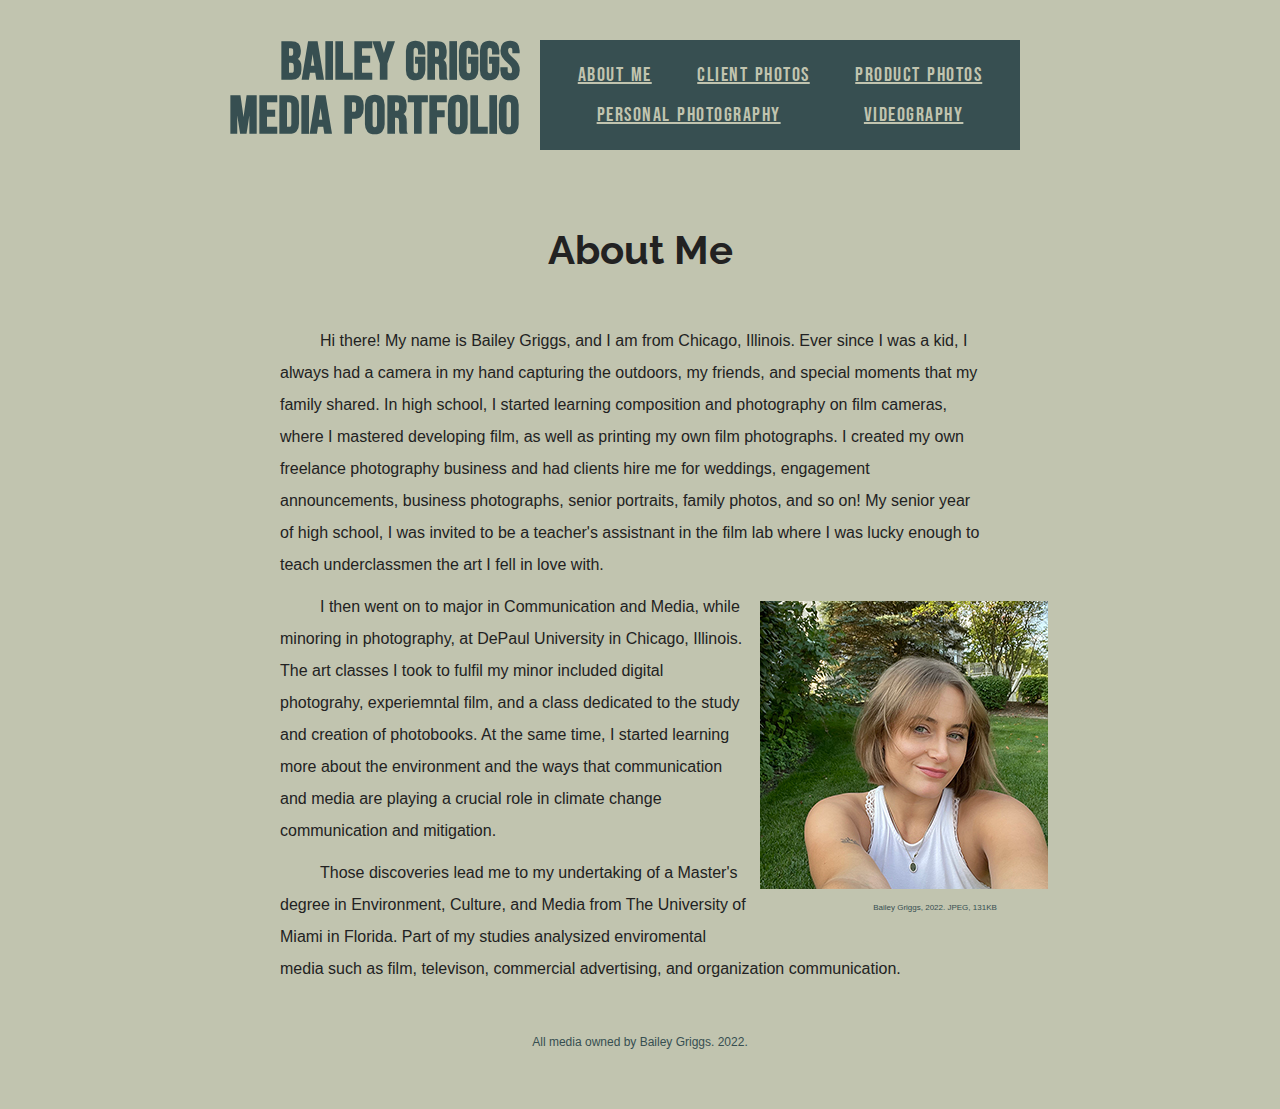
<file: index.html>
<!DOCTYPE html>
<html lang="en">

  <head>
    <title>Bailey Griggs</title>
    <meta charset="utf-8" />
    <link href="css/style.css" rel="stylesheet" />
  </head>

  <body>

  <header>
  <section id="top">
      <h1>Bailey Griggs Media Portfolio</h1>

    <nav>
      <ul id="navlist">
        <li><a href="index.html">About Me</a></li>
        <li><a href="client-photography.html">Client Photos</a></li>
        <li><a href="product-photography.html">Product Photos</a></li>
        <li><a href="personal-photography.html">Personal Photography</a></li>
        <li><a href="videography.html">Videography</a></li>
      </ul>
    </nav>
    </section>
  </header>


<main>

  <section id="introduction">
    <h2>About Me</h2>
      <p>Hi there! My name is Bailey Griggs, and I am from Chicago, Illinois. Ever since I was a kid, I always had a camera in my hand capturing the outdoors, my friends, and special moments that my family shared. In high school, I started learning composition and photography on film cameras, where I mastered developing film, as well as printing my own film photographs. I created my own freelance photography business and had clients hire me for weddings, engagement announcements, business photographs, senior portraits, family photos, and so on! My senior year of high school, I was invited to be a teacher's assistnant in the film lab where I was lucky enough to teach underclassmen the art I fell in love with.</p>

      <figure id="headshot">
          <img src="images/headshot.jpg"
          alt="Bailey Griggs headshot.">
          <figcaption>Bailey Griggs, 2022. JPEG, 131KB</figcaption>
      </figure>

      <p>I then went on to major in Communication and Media, while minoring in photography, at DePaul University in Chicago, Illinois. The art classes I took to fulfil my minor included digital photograhy, experiemntal film, and a class dedicated to the study and creation of photobooks. At the same time, I started learning more about the environment and the ways that communication and media are playing a crucial role in climate change communication and mitigation.</p>
      <p>Those discoveries lead me to my undertaking of a Master's degree in Environment, Culture, and Media from The University of Miami in Florida. Part of my studies analysized enviromental media such as film, televison, commercial advertising, and organization communication.</p>
  </section>

</main>

  <footer>
    <p>All media owned by Bailey Griggs. 2022.</p>
  </footer>

</body>

</html>
</file>
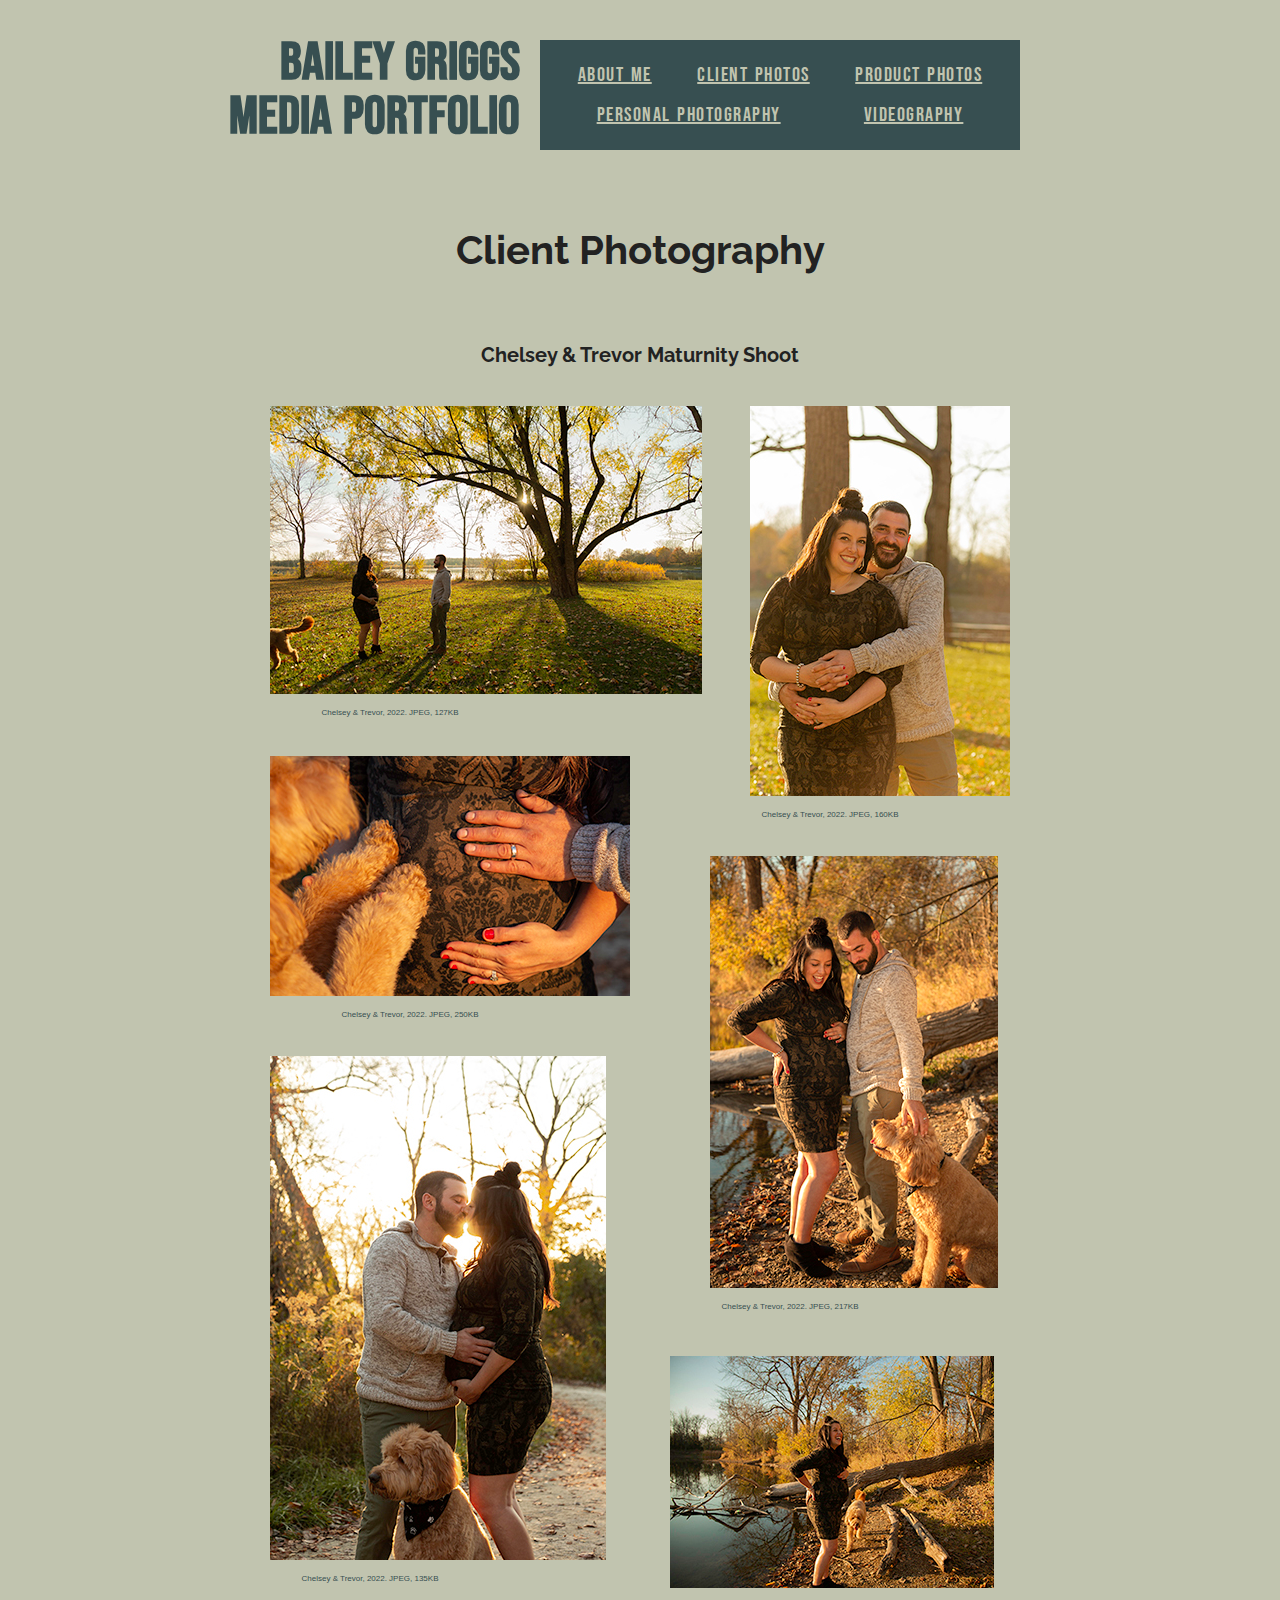
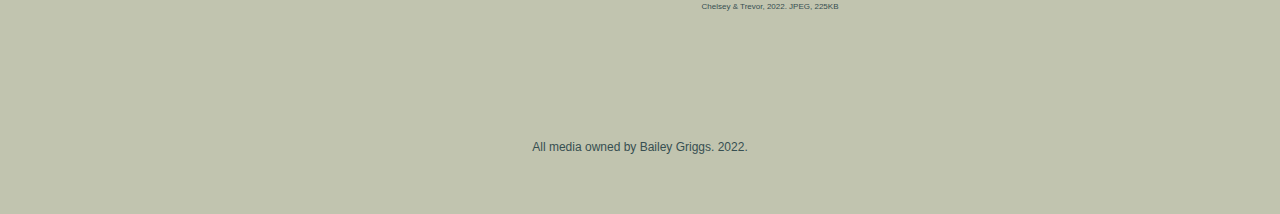
<file: client-photography.html>
<!DOCTYPE html>
<html lang="en">


  <head>
    <title>Bailey Griggs</title>
    <meta charset="utf-8" />
    <link href="css/style.css" rel="stylesheet" />
  </head>

  <body>
    <header>
    <section id="top">
        <h1>Bailey Griggs Media Portfolio</h1>

      <nav>
        <ul id="navlist">
          <li><a href="index.html">About Me</a></li>
          <li><a href="client-photography.html">Client Photos</a></li>
          <li><a href="product-photography.html">Product Photos</a></li>
          <li><a href="personal-photography.html">Personal Photography</a></li>
          <li><a href="videography.html">Videography</a></li>
        </ul>
      </nav>
      </section>
    </header>

<main>

<h2>Client Photography</h2>

  <h3>Chelsey & Trevor Maturnity Shoot</h3>

<div id="chels-gallery">

  <figure id="chels-1">
      <img src="images/client-photography/chels-1.jpg"
          alt="Hands and dog paws on pregnant stomach.">
          <figcaption>Chelsey & Trevor, 2022. JPEG, 250KB</figcaption>
      </figure>

    <figure id="chels-2">
        <img src="images/client-photography/chels-2.jpg"
            alt="People walking in landscape.">
            <figcaption>Chelsey & Trevor, 2022. JPEG, 127KB</figcaption>
    </figure>

    <figure id="chels-3">
        <img src="images/client-photography/chels-3.jpg"
            alt="Couple hugging.">
            <figcaption>Chelsey & Trevor, 2022. JPEG, 160KB</figcaption>
    </figure>

    <figure id="chels-4">
        <img src="images/client-photography/chels-4.jpg"
            alt="Woman laughing by water">
            <figcaption>Chelsey & Trevor, 2022. JPEG, 225KB</figcaption>
    </figure>

    <figure id="chels-5">
        <img src="images/client-photography/chels-5.jpg"
            alt="Couple kissing with dog seated.">
            <figcaption>Chelsey & Trevor, 2022. JPEG, 135KB</figcaption>
    </figure>

    <figure id="chels-6">
        <img src="images/client-photography/chels-6.jpg"
            alt="Couple smiling looking at dog.">
            <figcaption>Chelsey & Trevor, 2022. JPEG, 217KB</figcaption>
    </figure>

  </div>
</main>

  <footer>
    <p>All media owned by Bailey Griggs. 2022.</p>
  </footer>

</body>

</html>
</file>
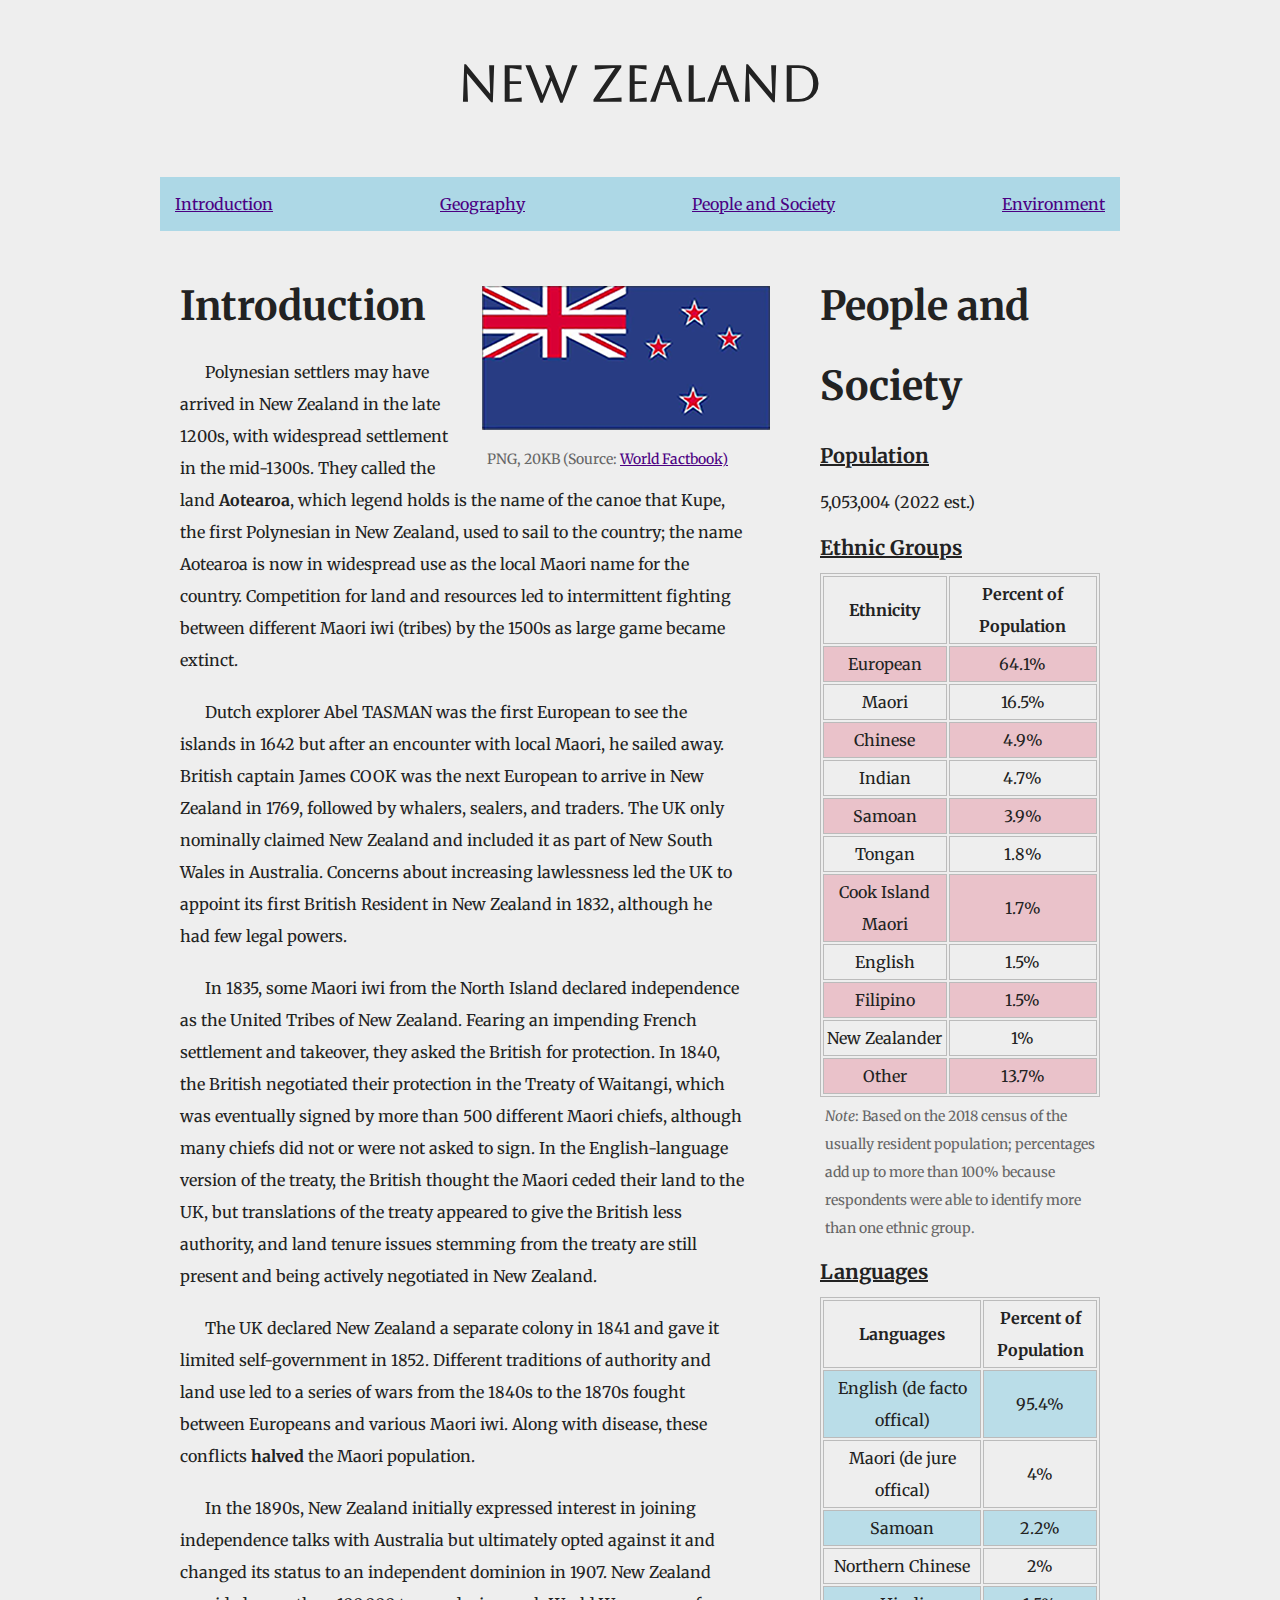
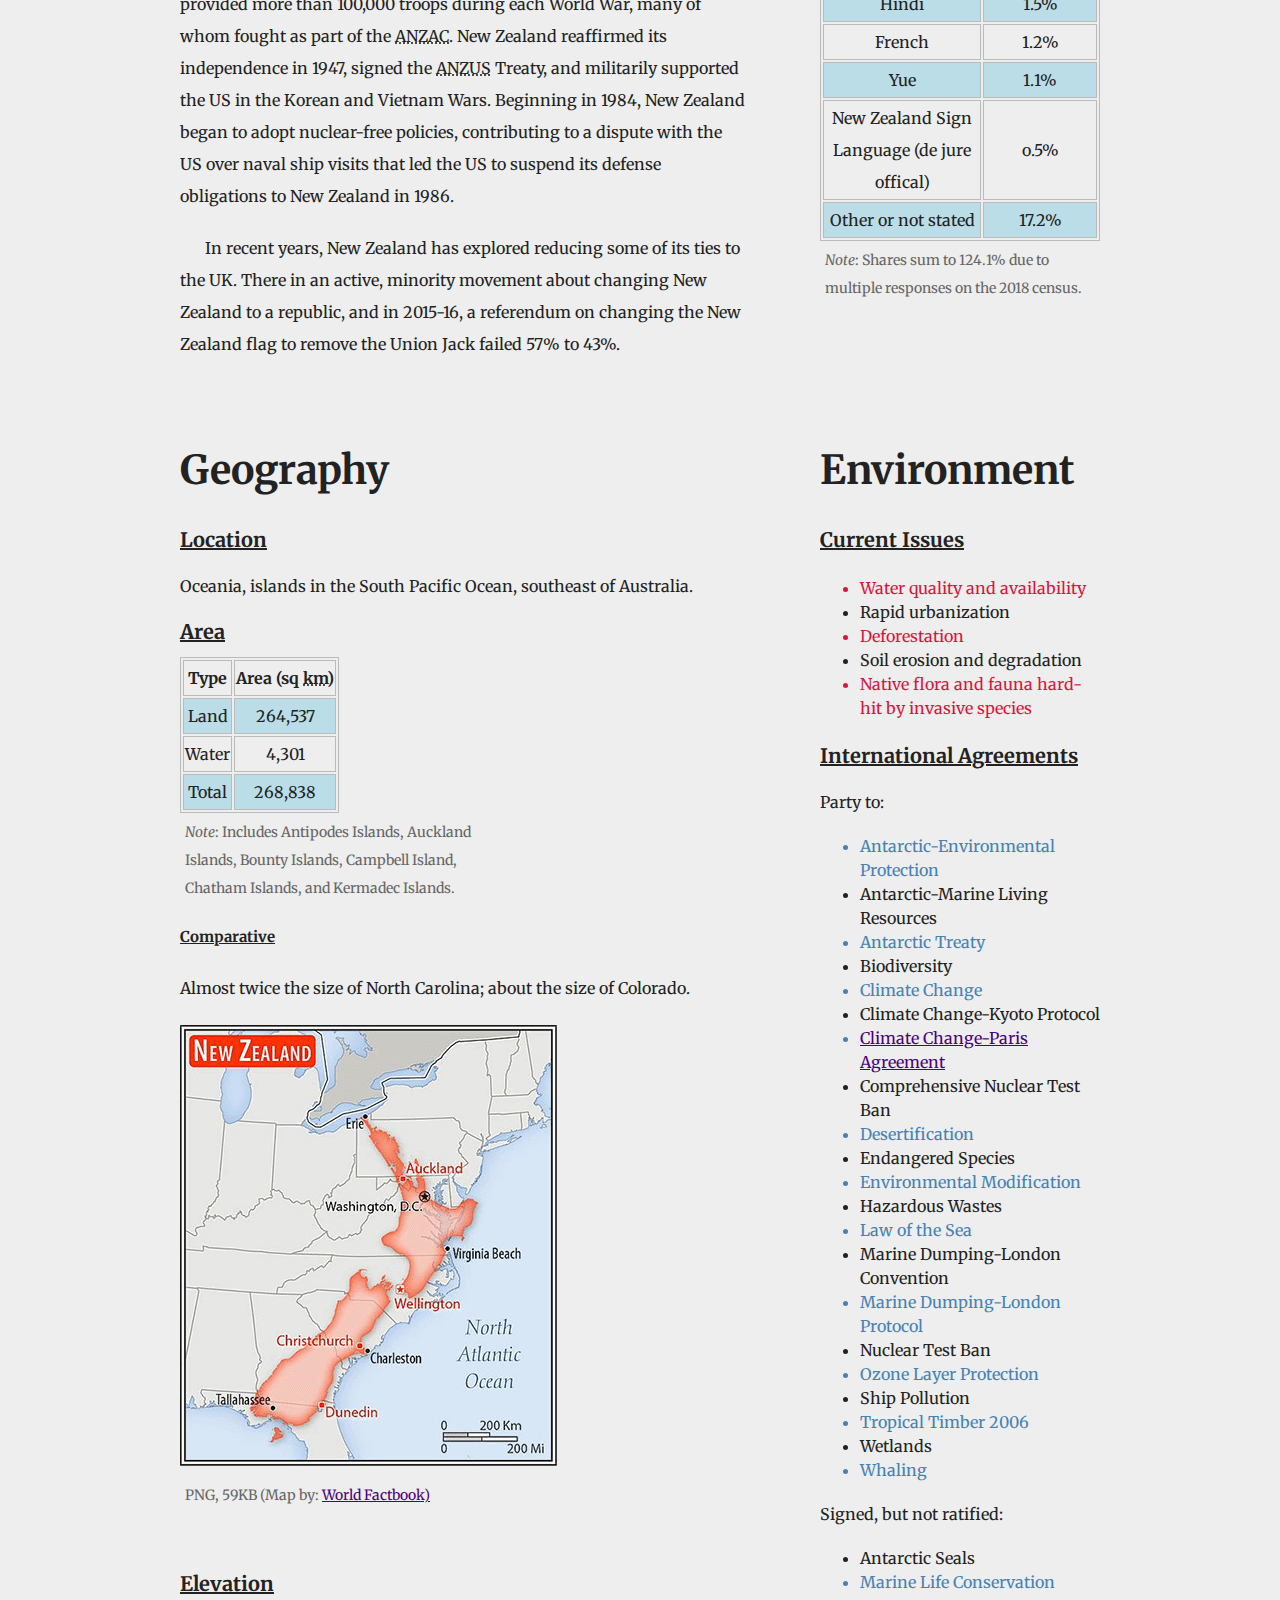
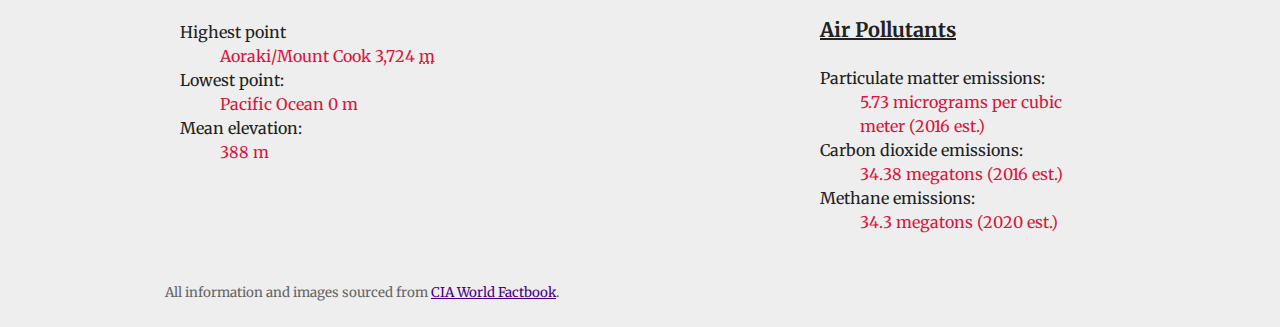
<file: new-zealand.html>
<!DOCTYPE html>
<html lang="en">

  <head>
    <title>New Zealand</title>
    <meta charset="utf-8"/>
    <link href="css/nz-style.css" rel="stylesheet" />
  </head>

<body>
  <header>
    <h1>New Zealand</h1>
  </header>
  <nav>
    <ul id="navlist">
      <li><a href="#introduction">Introduction</a></li>
      <li><a href="#geography">Geography</a></li>
      <li><a href="#people-and-society">People and Society</a></li>
      <li><a href="#environment">Environment</a></li>
      </ul>
  </nav>

<main>
    <!-- Country Intro -->
<section id="introduction">

  <figure id="flag">
    <img src="images/new-zealand-flag.png"
         alt="New Zealand flag.">
         <figcaption>PNG, 20KB (Source: <a href="https://www.cia.gov/the-world-factbook/">World Factbook)</a></figcaption>
    </figure>

  <h2>Introduction</h2>
    <p>Polynesian settlers may have arrived in New Zealand in the late 1200s, with widespread settlement in the mid-1300s. They called the land <strong>Aotearoa</strong>, which legend holds is the name of the canoe that Kupe, the first Polynesian in New Zealand, used to sail to the country; the name Aotearoa is now in widespread use as the local Maori name for the country. Competition for land and resources led to intermittent fighting between different Maori iwi (tribes) by the 1500s as large game became extinct.</p>
    <p>Dutch explorer Abel TASMAN was the first European to see the islands in 1642 but after an encounter with local Maori, he sailed away. British captain James COOK was the next European to arrive in New Zealand in 1769, followed by whalers, sealers, and traders. The UK only nominally claimed New Zealand and included it as part of New South Wales in Australia. Concerns about increasing lawlessness led the UK to appoint its first British Resident in New Zealand in 1832, although he had few legal powers.</p>
    <p>In 1835, some Maori iwi from the North Island declared independence as the United Tribes of New Zealand. Fearing an impending French settlement and takeover, they asked the British for protection. In 1840, the British negotiated their protection in the Treaty of Waitangi, which was eventually signed by more than 500 different Maori chiefs, although many chiefs did not or were not asked to sign. In the English-language version of the treaty, the British thought the Maori ceded their land to the UK, but translations of the treaty appeared to give the British less authority, and land tenure issues stemming from the treaty are still present and being actively negotiated in New Zealand.</p>
    <p>The UK declared New Zealand a separate colony in 1841 and gave it limited self-government in 1852. Different traditions of authority and land use led to a series of wars from the 1840s to the 1870s fought between Europeans and various Maori iwi. Along with disease, these conflicts <strong>halved</strong> the Maori population.</p>
    <p>In the 1890s, New Zealand initially expressed interest in joining independence talks with Australia but ultimately opted against it and changed its status to an independent dominion in 1907. New Zealand provided more than 100,000 troops during each World War, many of whom fought as part of the <abbr title="Australia and New Zealand Army Corps">ANZAC</abbr>. New Zealand reaffirmed its independence in 1947, signed the <abbr title="Australia, New Zealand, and US">ANZUS</abbr> Treaty, and militarily supported the US in the Korean and Vietnam Wars. Beginning in 1984, New Zealand began to adopt nuclear-free policies, contributing to a dispute with the US over naval ship visits that led the US to suspend its defense obligations to New Zealand in 1986.</p>
    <p>In recent years, New Zealand has explored reducing some of its ties to the UK. There in an active, minority movement about changing New Zealand to a republic, and in 2015-16, a referendum on changing the New Zealand flag to remove the Union Jack failed 57% to 43%.</p>
</section>

    <!-- Section One -->
<section id="geography">
  <h2>Geography</h2>
      <!-- Subsection One -->
<article>
      <h3>Location</h3>
          <p>Oceania, islands in the South Pacific Ocean, southeast of Australia.</p>
</article>
      <!-- Subsection Two -->
      <h3>Area</h3>
        <table>
          <tr>
            <th>Type</th>
            <th>Area (sq <abbr title="kilometers">km</abbr>)</th>
          </tr>
          <tr class="alt-row-blue">
            <td>Land</td>
            <td>264,537</td>
          </tr>
          <tr>
            <td>Water</td>
            <td>4,301</td>
          </tr>
          <tr class="alt-row-blue">
            <td>Total</td>
            <td>268,838</td>
          </tr>
        </table>
        <aside><em>Note</em>: Includes Antipodes Islands, Auckland Islands, Bounty Islands, Campbell Island, Chatham Islands, and Kermadec Islands.</aside>

          <h4>Comparative</h4>
            <p>Almost twice the size of North Carolina; about the size of Colorado.</p>
            <figure id="map">
              <img src="images/new-zealand-comparative-map.png"
                  alt="Comparative map of New Zealand overlaying North Carolina.">
                  <figcaption> PNG, 59KB (Map by: <a href="https://www.cia.gov/the-world-factbook/">World Factbook)</a></figcaption>
            </figure>

      <!-- Subsection Three -->
<article>
      <h3>Elevation</h3>
        <dl>
          <dt>Highest point</dt>
          <dd class="alt-row-red">Aoraki/Mount Cook 3,724 <abbr title="meters">m</abbr></dd>
          <dt>Lowest point:</dt>
          <dd class="alt-row-red">Pacific Ocean 0 m</dd>
          <dt>Mean elevation:</dt>
          <dd class="alt-row-red">388 m</dd>
        </dl>

</article>
</section>


    <!-- Section Two -->
<section id="people-and-society">
  <h2>People and Society</h2>
      <!-- Subsection One -->
<article>
      <h3>Population</h3>
        <p>5,053,004 (2022 est.)</p>
</article>
      <!-- Subsection Two -->
<article>
      <h3>Ethnic Groups</h3>
          <table>
            <tr>
              <th>Ethnicity</th>
              <th>Percent of Population</th>
            </tr>
            <tr class="alt-row-red">
              <td>European</td>
              <td>64.1%</td>
            </tr>
            <tr>
              <td>Maori</td>
              <td>16.5%</td>
            </tr>
            <tr class="alt-row-red">
              <td>Chinese</td>
              <td>4.9%</td>
            </tr>
            <tr>
              <td>Indian</td>
              <td>4.7%</td>
            </tr>
            <tr class="alt-row-red">
              <td>Samoan</td>
              <td>3.9%</td>
            </tr>
            <tr>
              <td>Tongan</td>
              <td>1.8%</td>
            </tr>
            <tr class="alt-row-red">
              <td>Cook Island Maori</td>
              <td>1.7%</td>
            </tr>
            <tr>
              <td>English</td>
              <td>1.5%</td>
            </tr>
            <tr class="alt-row-red">
              <td>Filipino</td>
              <td>1.5%</td>
            </tr>
            <tr>
              <td>New Zealander</td>
              <td>1%</td>
            </tr>
            <tr class="alt-row-red">
              <td>Other</td>
              <td>13.7%</td>
            </tr>
          </table>
        <aside><em>Note</em>: Based on the 2018 census of the usually resident population; percentages add up to more than 100% because respondents were able to identify more than one ethnic group.</aside>
</article>
      <!-- Subsection Three -->
<article>
      <h3>Languages</h3>
      <table>
        <tr>
          <th>Languages</th>
          <th>Percent of Population</th>
        </tr>
        <tr class="alt-row-blue">
          <td>English (de facto offical)</td>
          <td>95.4%</td>
        </tr>
        <tr>
          <td>Maori (de jure offical)</td>
          <td>4%</td>
        </tr>
        <tr class="alt-row-blue">
          <td>Samoan</td>
          <td>2.2%</td>
        </tr>
        <tr>
          <td>Northern Chinese</td>
          <td>2%</td>
        </tr>
        <tr class="alt-row-blue">
          <td>Hindi</td>
          <td>1.5%</td>
        </tr>
        <tr>
          <td>French</td>
          <td>1.2%</td>
        </tr>
        <tr class="alt-row-blue">
          <td>Yue</td>
          <td>1.1%</td>
        </tr>
        <tr>
          <td>New Zealand Sign Language (de jure offical)</td>
          <td>o.5%</td>
        </tr>
        <tr class="alt-row-blue">
          <td>Other or not stated</td>
          <td>17.2%</td>
        </tr>
      </table>
        <aside><em>Note</em>: Shares sum to 124.1% due to multiple responses on the 2018 census.</aside>
</article>
</section>


    <!-- Section Three -->
<section id="environment">
  <h2>Environment</h2>
      <!-- Subsection One -->
<article>
      <h3>Current Issues</h3>
        <ul>
          <li class="alt-row-red">Water quality and availability</li>
          <li>Rapid urbanization</li>
          <li class="alt-row-red">Deforestation</li>
          <li>Soil erosion and degradation</li>
          <li class="alt-row-red">Native flora and fauna hard-hit by invasive species</li>
        </ul>
</article>

      <!-- Subsection Two -->
<article>
      <h3>International Agreements</h3>

        <p>Party to:</p>
          <ul>
            <li class="alt-row-blue">Antarctic-Environmental Protection</li>
            <li>Antarctic-Marine Living Resources</li>
            <li class="alt-row-blue">Antarctic Treaty</li>
            <li>Biodiversity</li>
            <li class="alt-row-blue">Climate Change</li>
            <li>Climate Change-Kyoto Protocol</li>
            <li class="alt-row-blue"><a href="https://unfccc.int/process-and-meetings/the-paris-agreement/the-paris-agreement">Climate Change-Paris Agreement</a></li>
            <li>Comprehensive Nuclear Test Ban</li>
            <li class="alt-row-blue">Desertification</li>
            <li>Endangered Species</li>
            <li class="alt-row-blue">Environmental Modification</li>
            <li>Hazardous Wastes</li>
            <li class="alt-row-blue">Law of the Sea</li>
            <li>Marine Dumping-London Convention</li>
            <li class="alt-row-blue">Marine Dumping-London Protocol</li>
            <li>Nuclear Test Ban</li>
            <li class="alt-row-blue">Ozone Layer Protection</li>
            <li>Ship Pollution</li>
            <li class="alt-row-blue">Tropical Timber 2006</li>
            <li>Wetlands</li>
            <li class="alt-row-blue">Whaling</li>
          </ul>
        <p>Signed, but not ratified:</p>
          <ul>
            <li>Antarctic Seals</li>
            <li class="alt-row-blue">Marine Life Conservation</li>
          </ul>
</article>

      <!-- Subsection Three -->
<article>
      <h3>Air Pollutants</h3>
        <dl>
          <dt>Particulate matter emissions:</dt>
          <dd class="alt-row-red">5.73 micrograms per cubic meter (2016 est.)</dd>
          <dt>Carbon dioxide emissions:</dt>
          <dd class="alt-row-red">34.38 megatons (2016 est.)</dd>
          <dt>Methane emissions:</dt>
          <dd class="alt-row-red">34.3 megatons (2020 est.)</dd>
        </dl>
</article>
</section>


</main>

<footer>
<p><small>All information and images sourced from <a href="https://www.cia.gov/the-world-factbook/">CIA World Factbook</a>.</small></p>
</footer>

</body>

</html>
</file>
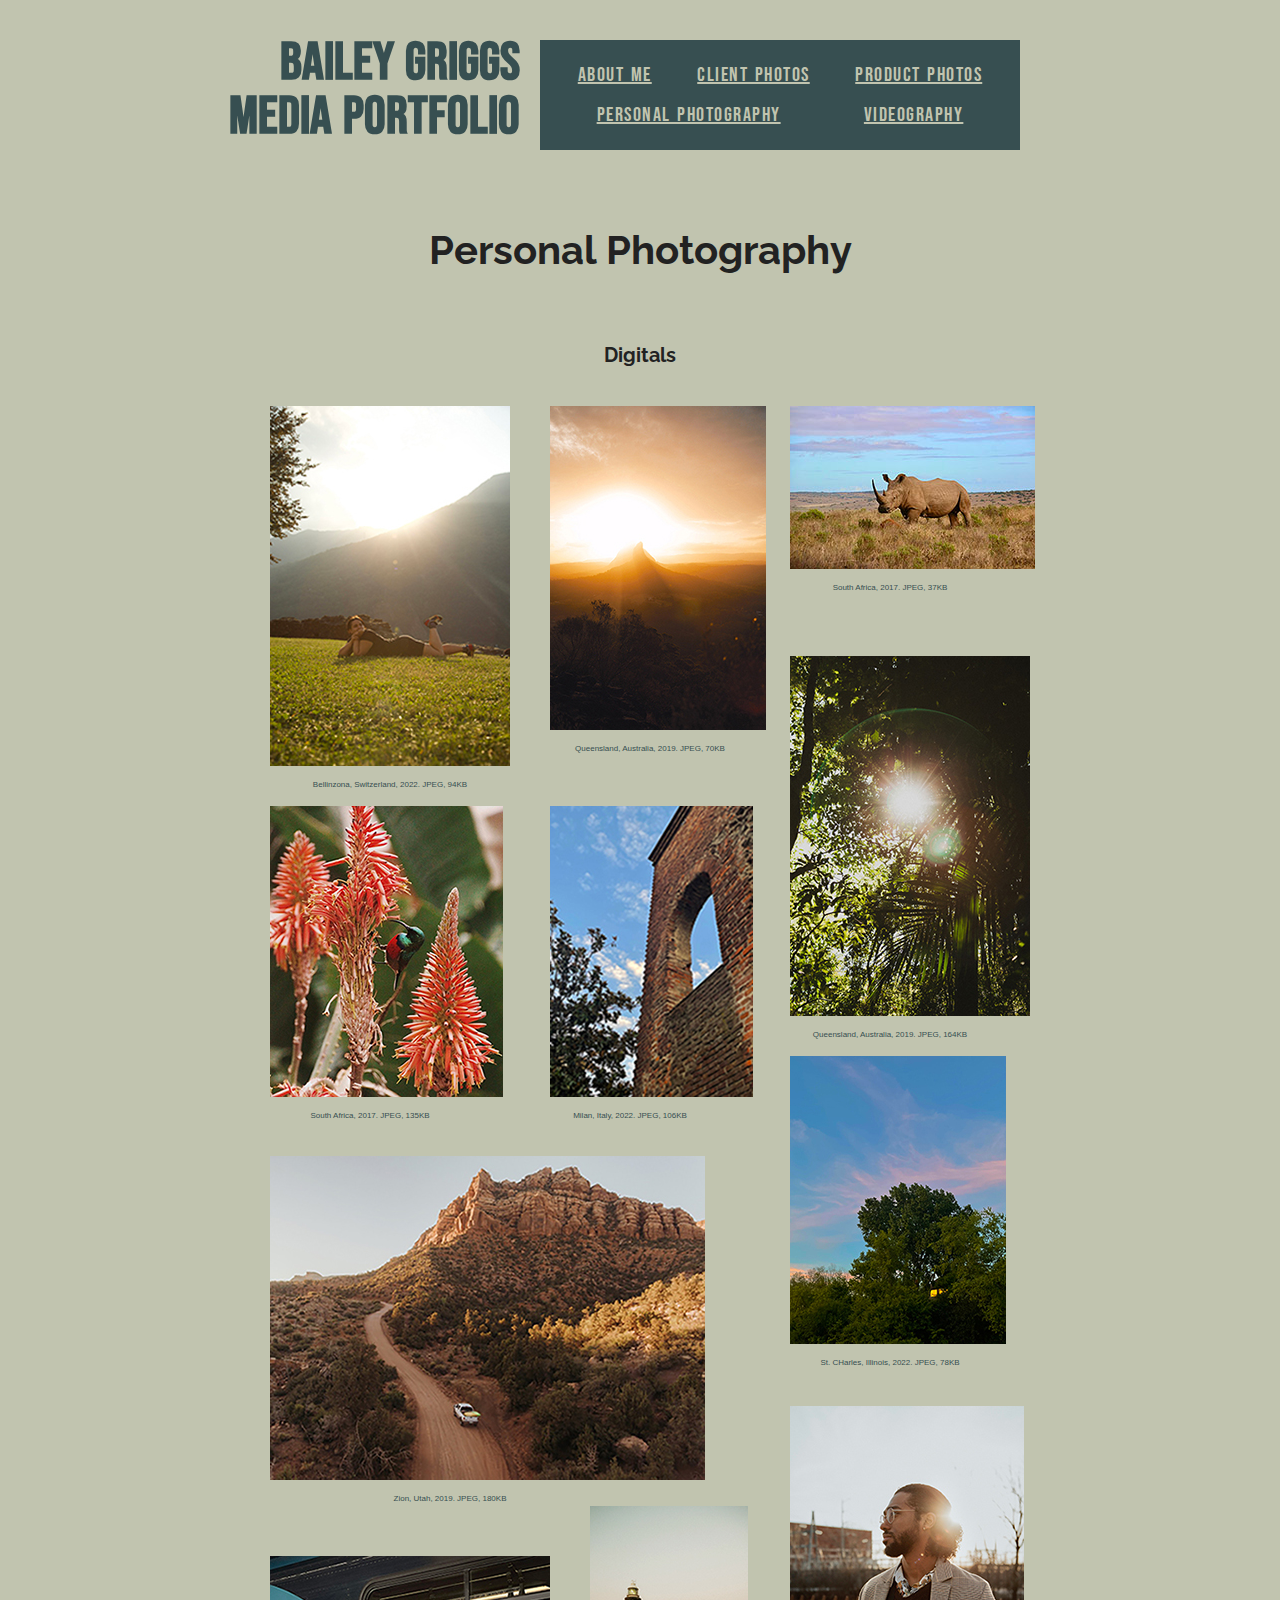
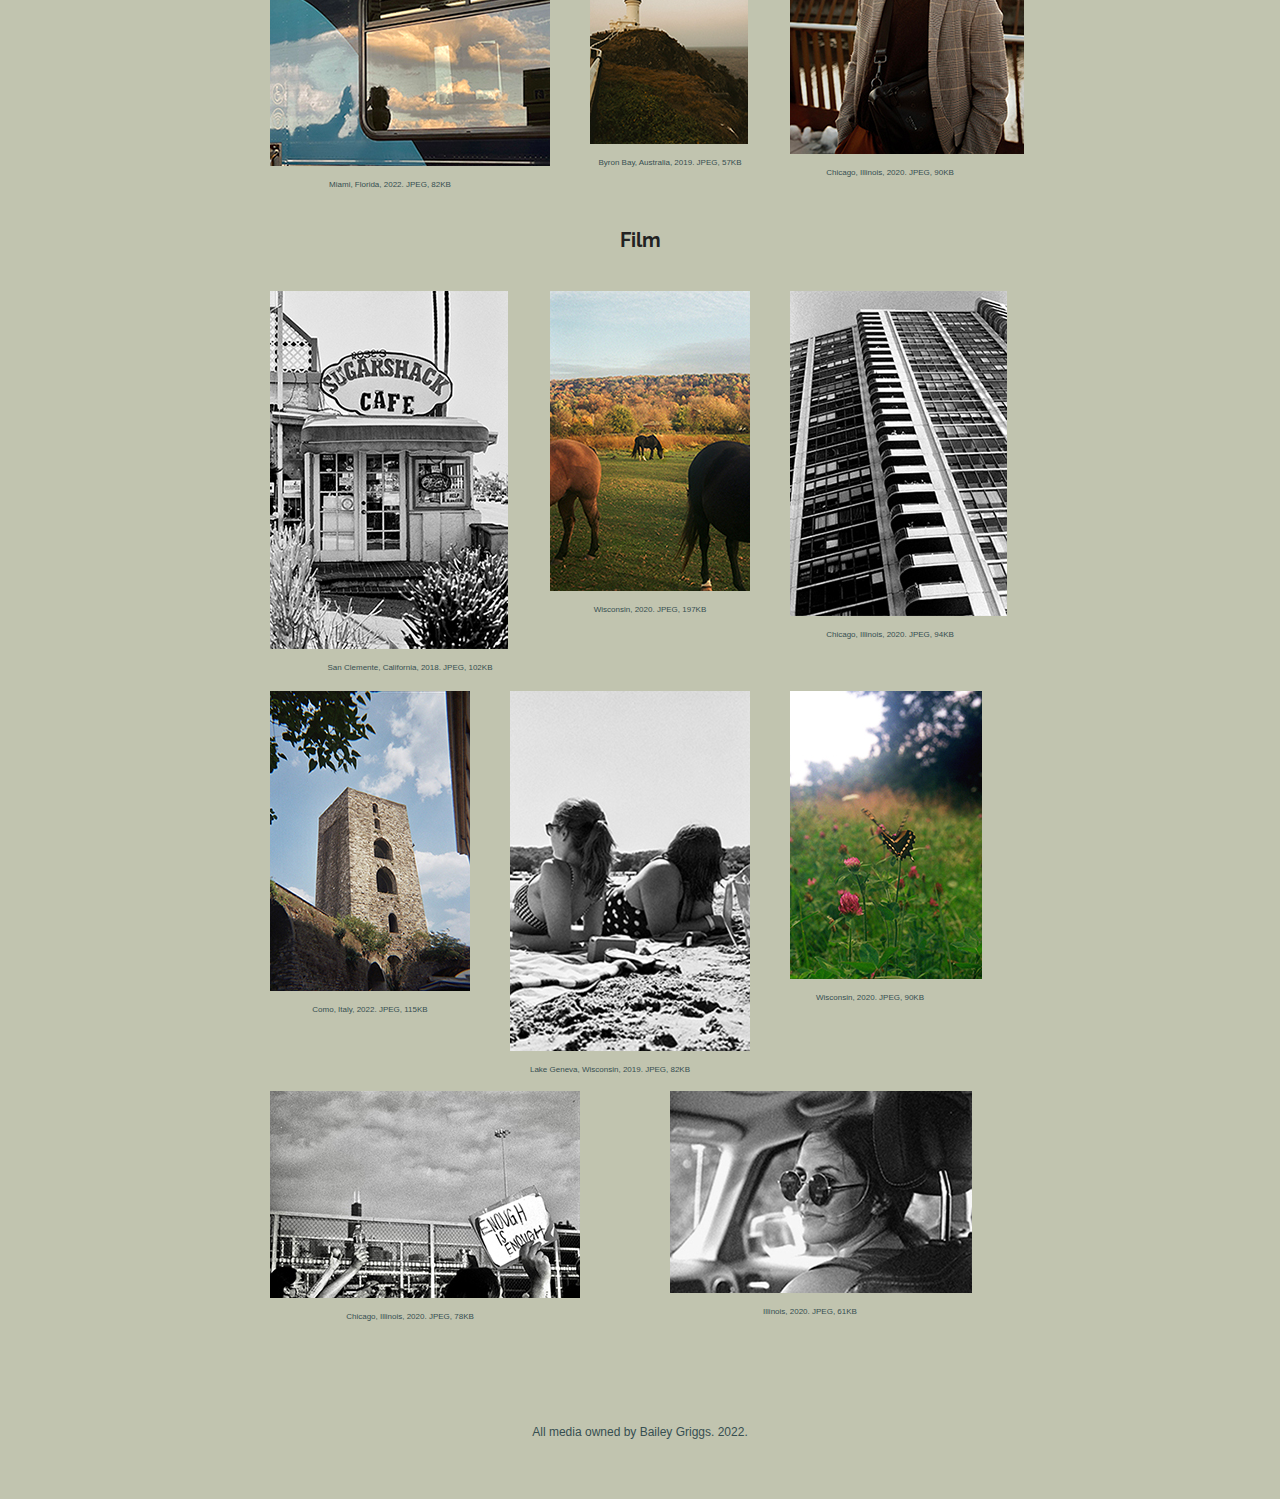
<file: personal-photography.html>
<!DOCTYPE html>
<html lang="en">

  <head>
    <title>Bailey Griggs</title>
    <meta charset="utf-8" />
    <link href="css/style.css" rel="stylesheet" />
  </head>

  <body>
    <header>
    <section id="top">
        <h1>Bailey Griggs Media Portfolio</h1>

      <nav>
        <ul id="navlist">
          <li><a href="index.html">About Me</a></li>
          <li><a href="client-photography.html">Client Photos</a></li>
          <li><a href="product-photography.html">Product Photos</a></li>
          <li><a href="personal-photography.html">Personal Photography</a></li>
          <li><a href="videography.html">Videography</a></li>
        </ul>
      </nav>
      </section>
    </header>

<main>

<h2>Personal Photography</h2>

  <h3>Digitals</h3>

  <div id="digital-gallery">

      <figure id="digital-1">
          <img src="images/personal-photography/digital-1.jpg"
          alt="Portrait of woman laying on castle landscape.">
          <figcaption>Bellinzona, Switzerland, 2022. JPEG, 94KB</figcaption>
      </figure>

      <figure id="digital-2">
          <img src="images/personal-photography/digital-2.jpg"
          alt="Sky through Italian archway.">
          <figcaption>Milan, Italy, 2022. JPEG, 106KB</figcaption>
      </figure>

      <figure id="digital-3">
          <img src="images/personal-photography/digital-3.jpg"
          alt="Sunset behind Glasshouse Mountain.">
          <figcaption>Queensland, Australia, 2019. JPEG, 70KB</figcaption>
      </figure>

      <figure id="digital-4">
          <img src="images/personal-photography/digital-4.jpg"
          alt="Sunflare through green foilage.">
          <figcaption>Queensland, Australia, 2019. JPEG, 164KB</figcaption>
      </figure>

      <figure id="digital-5">
          <img src="images/personal-photography/digital-5.jpg"
          alt="Drone shot of truck and mountains.">
          <figcaption>Zion, Utah, 2019. JPEG, 180KB</figcaption>
      </figure>

      <figure id="digital-6">
          <img src="images/personal-photography/digital-6.jpg"
          alt="Bird and flower at Shamwari Game Reserve.">
          <figcaption>South Africa, 2017. JPEG, 135KB</figcaption>
      </figure>

      <figure id="digital-7">
          <img src="images/personal-photography/digital-7.jpg"
          alt="Rhino and landscape at Shamwari Game Reserve.">
          <figcaption>South Africa, 2017. JPEG, 37KB</figcaption>
      </figure>

      <figure id="digital-8">
          <img src="images/personal-photography/digital-8.jpg"
          alt="Portrait with sunflare.">
          <figcaption>Chicago, Illinois, 2020. JPEG, 90KB</figcaption>
      </figure>

      <figure id="digital-9">
          <img src="images/personal-photography/digital-9.jpg"
          alt="Metrorail reflections.">
          <figcaption>Miami, Florida, 2022. JPEG, 82KB</figcaption>
      </figure>

      <figure id="digital-10">
          <img src="images/personal-photography/digital-10.jpg"
          alt="Trees and house window during sunset.">
          <figcaption>St. CHarles, Illinois, 2022. JPEG, 78KB</figcaption>
      </figure>

      <figure id="digital-11">
          <img src="images/personal-photography/digital-11.jpg"
          alt="Byron Bay Lighthouse, Australia 2019">
          <figcaption>Byron Bay, Australia, 2019. JPEG, 57KB</figcaption>
      </figure>

</div>


    <h3>Film</h3>

    <div id="film-gallery">

      <figure id="film-1">
          <img src="images/personal-photography/film-1.jpg"
          alt="Italian architecture.">
          <figcaption>Como, Italy, 2022. JPEG, 115KB</figcaption>
      </figure>

      <figure id="film-2">
          <img src="images/personal-photography/film-2.jpg"
          alt="Rose's Sugarshack Cafe.">
          <figcaption>San Clemente, California, 2018. JPEG, 102KB</figcaption>
        </figure>

      <figure id="film-3">
          <img src="images/personal-photography/film-3.jpg"
          alt="Building during Black Lives Matter Protest.">
          <figcaption>Chicago, Illinois, 2020. JPEG, 94KB</figcaption>
      </figure>

      <figure id="film-4">
          <img src="images/personal-photography/film-4.jpg"
          alt="Black Lives Matter Protest.">
          <figcaption>Chicago, Illinois, 2020. JPEG, 78KB</figcaption>
      </figure>

      <figure id="film-5">
          <img src="images/personal-photography/film-5.jpg"
          alt="Horses in fall landscape.">
          <figcaption>Wisconsin, 2020. JPEG, 197KB</figcaption>
      </figure>

      <figure id="film-6">
          <img src="images/personal-photography/film-6.jpg"
          alt="Two people laying in the sand.">
          <figcaption>Lake Geneva, Wisconsin, 2019. JPEG, 82KB</figcaption>
      </figure>

      <figure id="film-7">
          <img src="images/personal-photography/film-7.jpg"
          alt="Passenger seat portrait.">
          <figcaption>Illinois, 2020. JPEG, 61KB</figcaption>
      </figure>

      <figure id="film-8">
          <img src="images/personal-photography/film-8.jpg"
          alt="Butterfly taking flight.">
          <figcaption>Wisconsin, 2020. JPEG, 90KB</figcaption>
      </figure>

  </div>
</main>

  <footer>
    <p>All media owned by Bailey Griggs. 2022.</p>
  </footer>

</body>
</html>
</file>
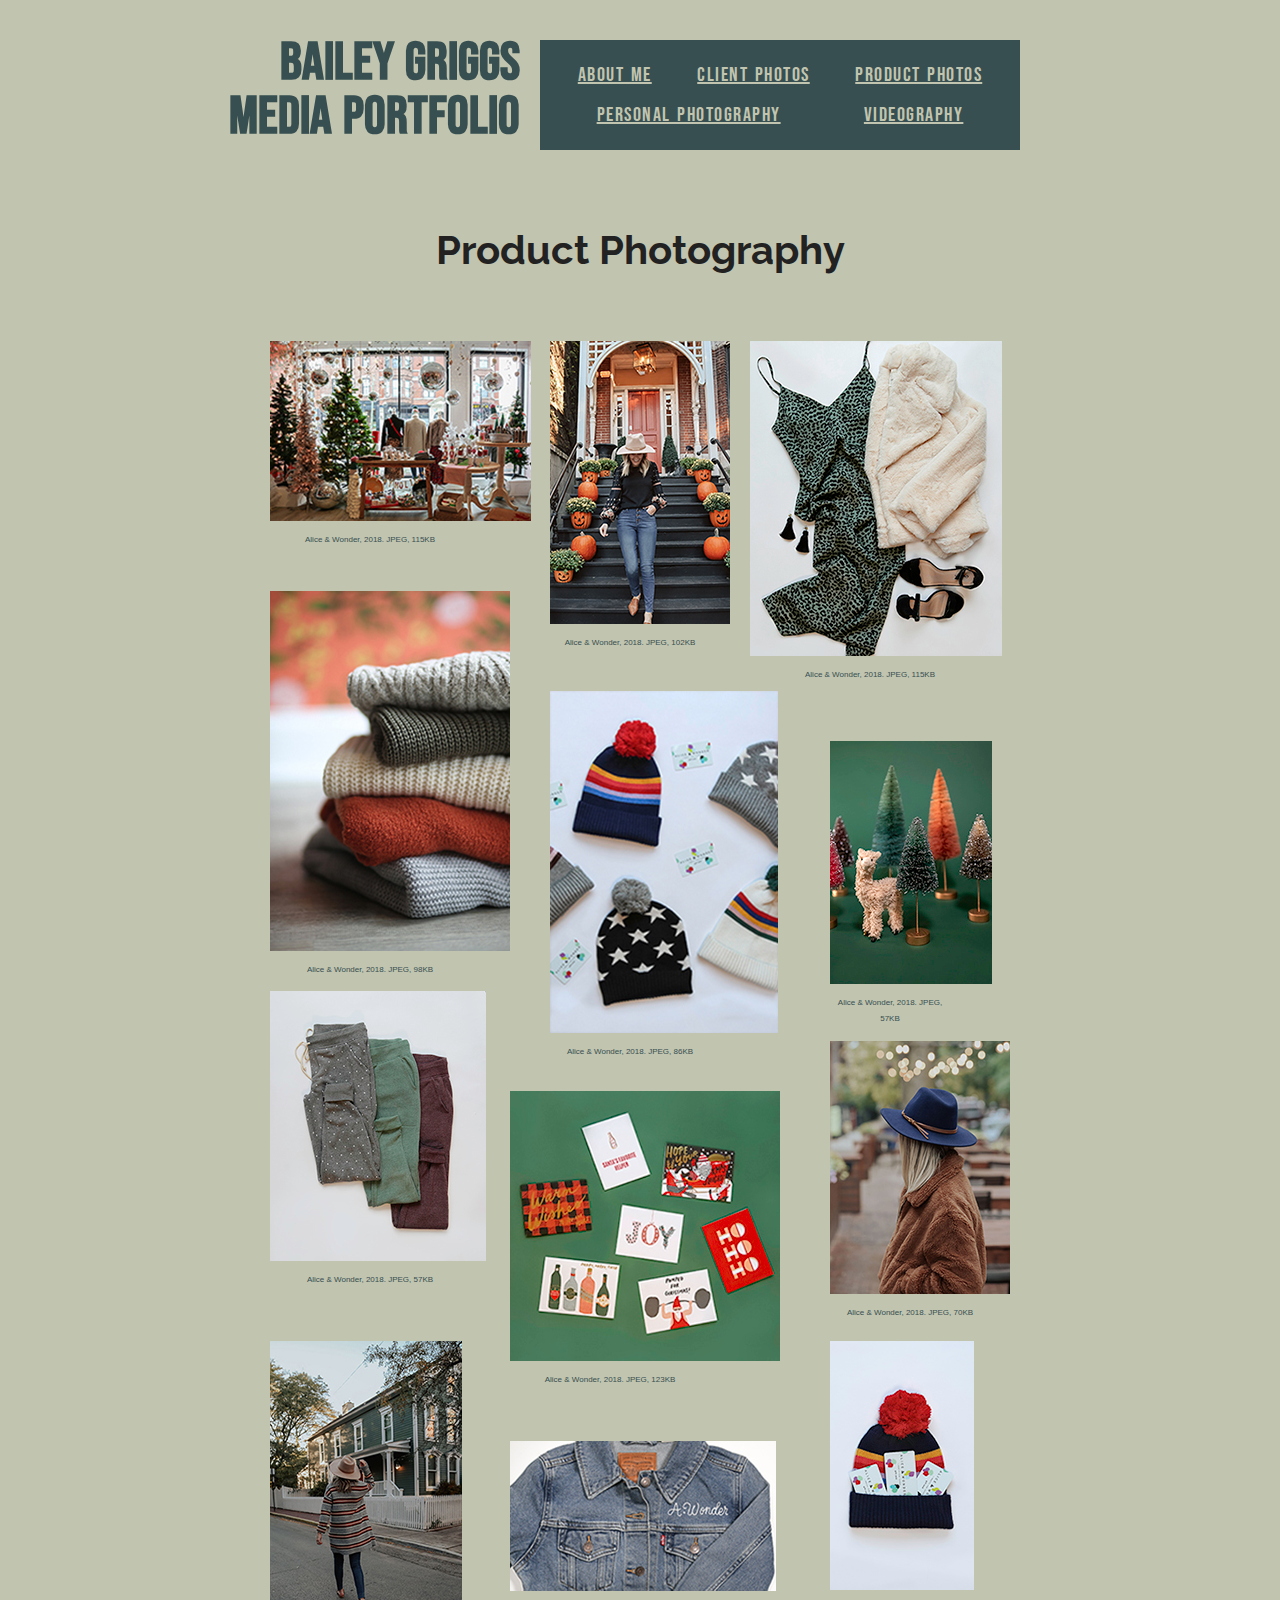
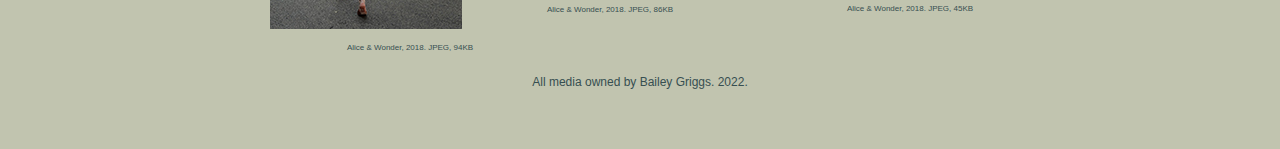
<file: product-photography.html>
<!DOCTYPE html>
<html lang="en">

  <head>
    <title>Bailey Griggs</title>
    <meta charset="utf-8" />
    <link href="css/style.css" rel="stylesheet" />
  </head>

  <body>
    <header>
    <section id="top">
        <h1>Bailey Griggs Media Portfolio</h1>

      <nav>
        <ul id="navlist">
          <li><a href="index.html">About Me</a></li>
          <li><a href="client-photography.html">Client Photos</a></li>
          <li><a href="product-photography.html">Product Photos</a></li>
          <li><a href="personal-photography.html">Personal Photography</a></li>
          <li><a href="videography.html">Videography</a></li>
        </ul>
      </nav>
      </section>
    </header>

<main>

<h2>Product Photography</h2>

<div id="product-gallery">

  <figure id="aw-1">
    <img src="images/product-photography/aw-1.jpg"
        alt="Storefront window.">
        <figcaption>Alice & Wonder, 2018. JPEG, 115KB</figcaption>
    </figure>

  <figure id="aw-2">
    <img src="images/product-photography/aw-2.jpg"
        alt="Styled outfit in street.">
        <figcaption>Alice & Wonder, 2018. JPEG, 94KB</figcaption>
    </figure>

  <figure id="aw-3">
    <img src="images/product-photography/aw-3.jpg"
        alt="Styled jacket and hat.">
        <figcaption>Alice & Wonder, 2018. JPEG, 70KB</figcaption>
    </figure>

  <figure id="aw-5">
    <img src="images/product-photography/aw-5.jpg"
        alt="Styled outfit on front steps.">
        <figcaption>Alice & Wonder, 2018. JPEG, 102KB</figcaption>
    </figure>

  <figure id="aw-6">
    <img src="images/product-photography/aw-6.jpg"
        alt="Stack of knits.">
        <figcaption>Alice & Wonder, 2018. JPEG, 98KB</figcaption>
    </figure>

  <figure id="aw-7">
    <img src="images/product-photography/aw-7.jpg"
        alt="Beanies and gift cards.">
        <figcaption>Alice & Wonder, 2018. JPEG, 86KB</figcaption>
    </figure>

  <figure id="aw-8">
    <img src="images/product-photography/aw-8.jpg"
        alt="Llama and trees holiday decor.">
        <figcaption>Alice & Wonder, 2018. JPEG, 57KB</figcaption>
    </figure>

  <figure id="aw-9">
    <img src="images/product-photography/aw-9.jpg"
        alt="Styled outfit.">
        <figcaption>Alice & Wonder, 2018. JPEG, 115KB</figcaption>
    </figure>

  <figure id="aw-10">
    <img src="images/product-photography/aw-10.jpg"
        alt="Layered pants.">
        <figcaption>Alice & Wonder, 2018. JPEG, 57KB</figcaption>
      </figure>

  <figure id="aw-11">
    <img src="images/product-photography/aw-11.jpg"
        alt="Holiday greeting cards.">
        <figcaption>Alice & Wonder, 2018. JPEG, 123KB</figcaption>
    </figure>

    <figure id="aw-12">
      <img src="images/product-photography/aw-12.jpg"
          alt="Embroidered denim jacket.">
          <figcaption>Alice & Wonder, 2018. JPEG, 86KB</figcaption>
      </figure>

    <figure id="aw-13">
      <img src="images/product-photography/aw-13.jpg"
          alt="Beanie with gift card.">
          <figcaption>Alice & Wonder, 2018. JPEG, 45KB</figcaption>
      </figure>

</div>

</main>

  <footer>
    <p>All media owned by Bailey Griggs. 2022.</p>
  </footer>

</body>

</html>
</file>
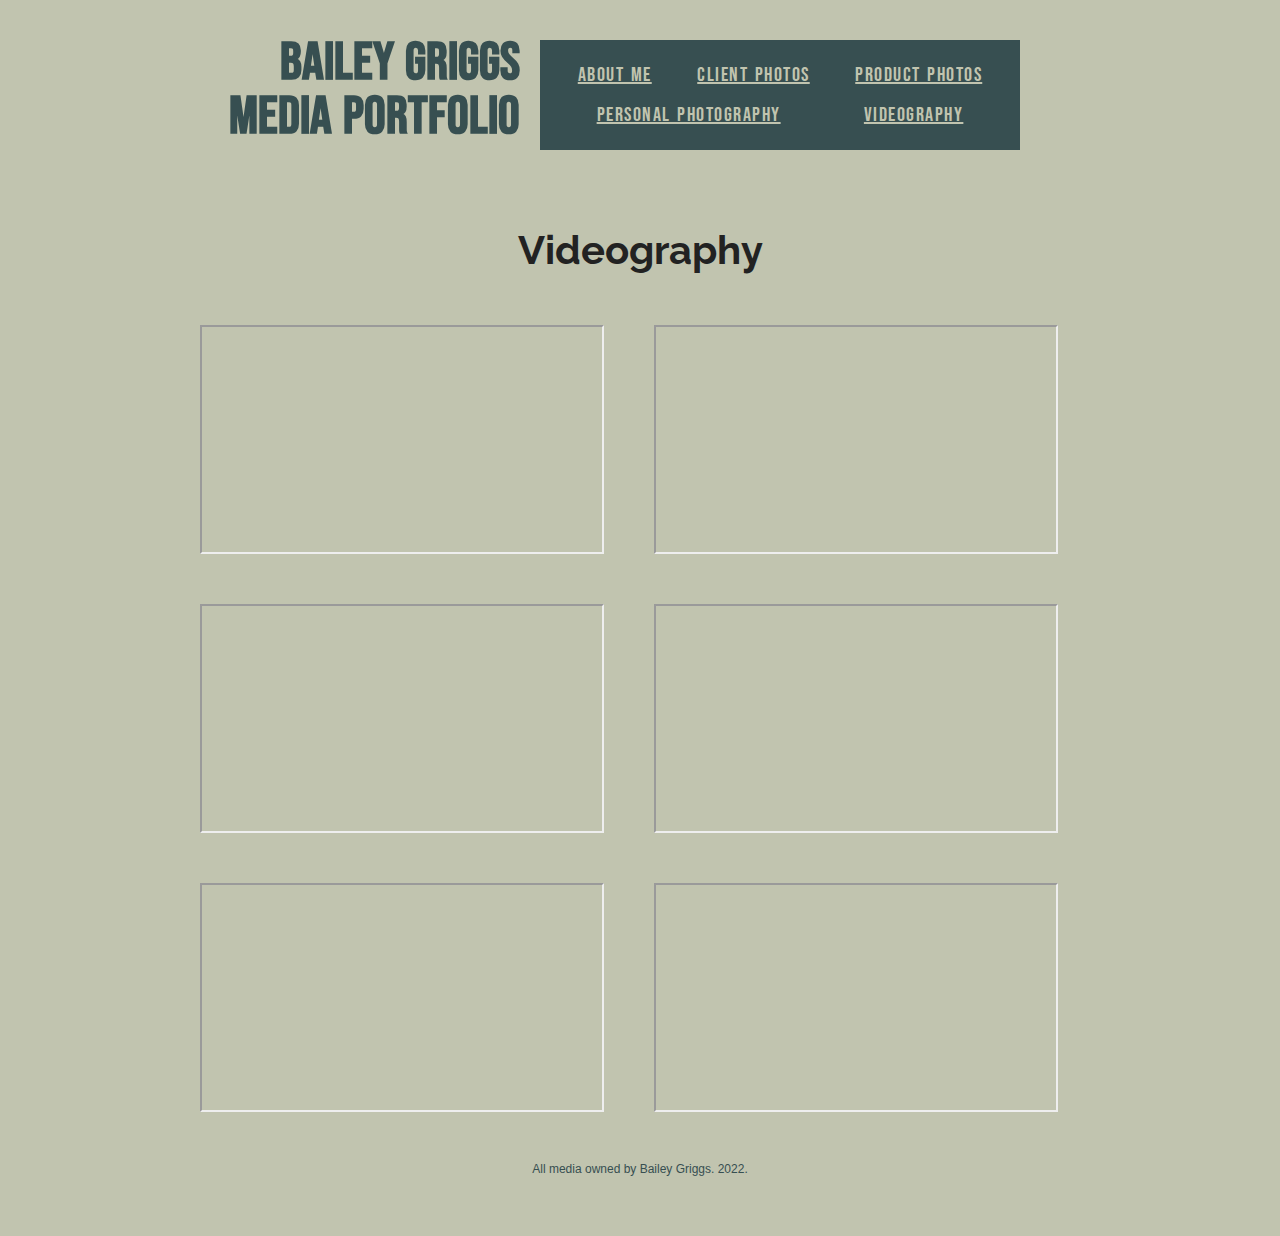
<file: videography.html>
<!DOCTYPE html>
<html lang="en">


  <head>
    <title>Bailey Griggs</title>
    <meta charset="utf-8" />
    <link href="css/style.css" rel="stylesheet" />
  </head>

  <body>
    <header>
    <section id="top">
        <h1>Bailey Griggs Media Portfolio</h1>

      <nav>
        <ul id="navlist">
          <li><a href="index.html">About Me</a></li>
          <li><a href="client-photography.html">Client Photos</a></li>
          <li><a href="product-photography.html">Product Photos</a></li>
          <li><a href="personal-photography.html">Personal Photography</a></li>
          <li><a href="videography.html">Videography</a></li>
        </ul>
      </nav>
      </section>
    </header>

<main>

  <h2>Videography</h2>

<div id="video-gallery">

  <iframe src="https://player.vimeo.com/video/778576572?h=476248ba49&amp;badge=0&amp;autopause=0&amp;player_id=0&amp;app_id=58479"
    width="400"
    height="225"
    allow="fullscreen; picture-in-picture"
    allowfullscreen title="Eco Sci Friends: Escalator to Extinction">
  </iframe>

  <iframe src="https://player.vimeo.com/video/778580352?h=de80b7d042&amp;badge=0&amp;autopause=0&amp;player_id=0&amp;app_id=58479"
    width="400"
    height="225"
    allow="fullscreen; picture-in-picture"
    allowfullscreen title="Eco Sci Friends Podcast Bug Eyes">
  </iframe>

  <iframe src="https://player.vimeo.com/video/708869418?h=e617d12d49&amp;badge=0&amp;autopause=0&amp;player_id=0&amp;app_id=58479"
    width="400"
    height="225"
    allow="fullscreen; picture-in-picture"
    allowfullscreen title="Wide Eyes">
  </iframe>

  <iframe src="https://player.vimeo.com/video/559291873?h=dd9d511eca&amp;badge=0&amp;autopause=0&amp;player_id=0&amp;app_id=58479"
    width="400"
    height="225"
    allow="fullscreen; picture-in-picture"
    allowfullscreen title="lighter & lighter">
  </iframe>

  <iframe src="https://player.vimeo.com/video/546329312?h=44e33f251c&amp;badge=0&amp;autopause=0&amp;player_id=0&amp;app_id=58479"
    width="400"
    height="225"
    allow="fullscreen; picture-in-picture"
    allowfullscreen title="Memories">
  </iframe>

  <iframe src="https://player.vimeo.com/video/778610558?h=510a6c1ab5&amp;badge=0&amp;autopause=0&amp;player_id=0&amp;app_id=58479"
    width="400"
    height="225"
    allow="fullscreen; picture-in-picture"
    allowfullscreen title="Earth Day.mp4">
  </iframe>

</div>

</main>

  <footer>
    <p>All media owned by Bailey Griggs. 2022.</p>
  </footer>

</body>

</html>
</file>
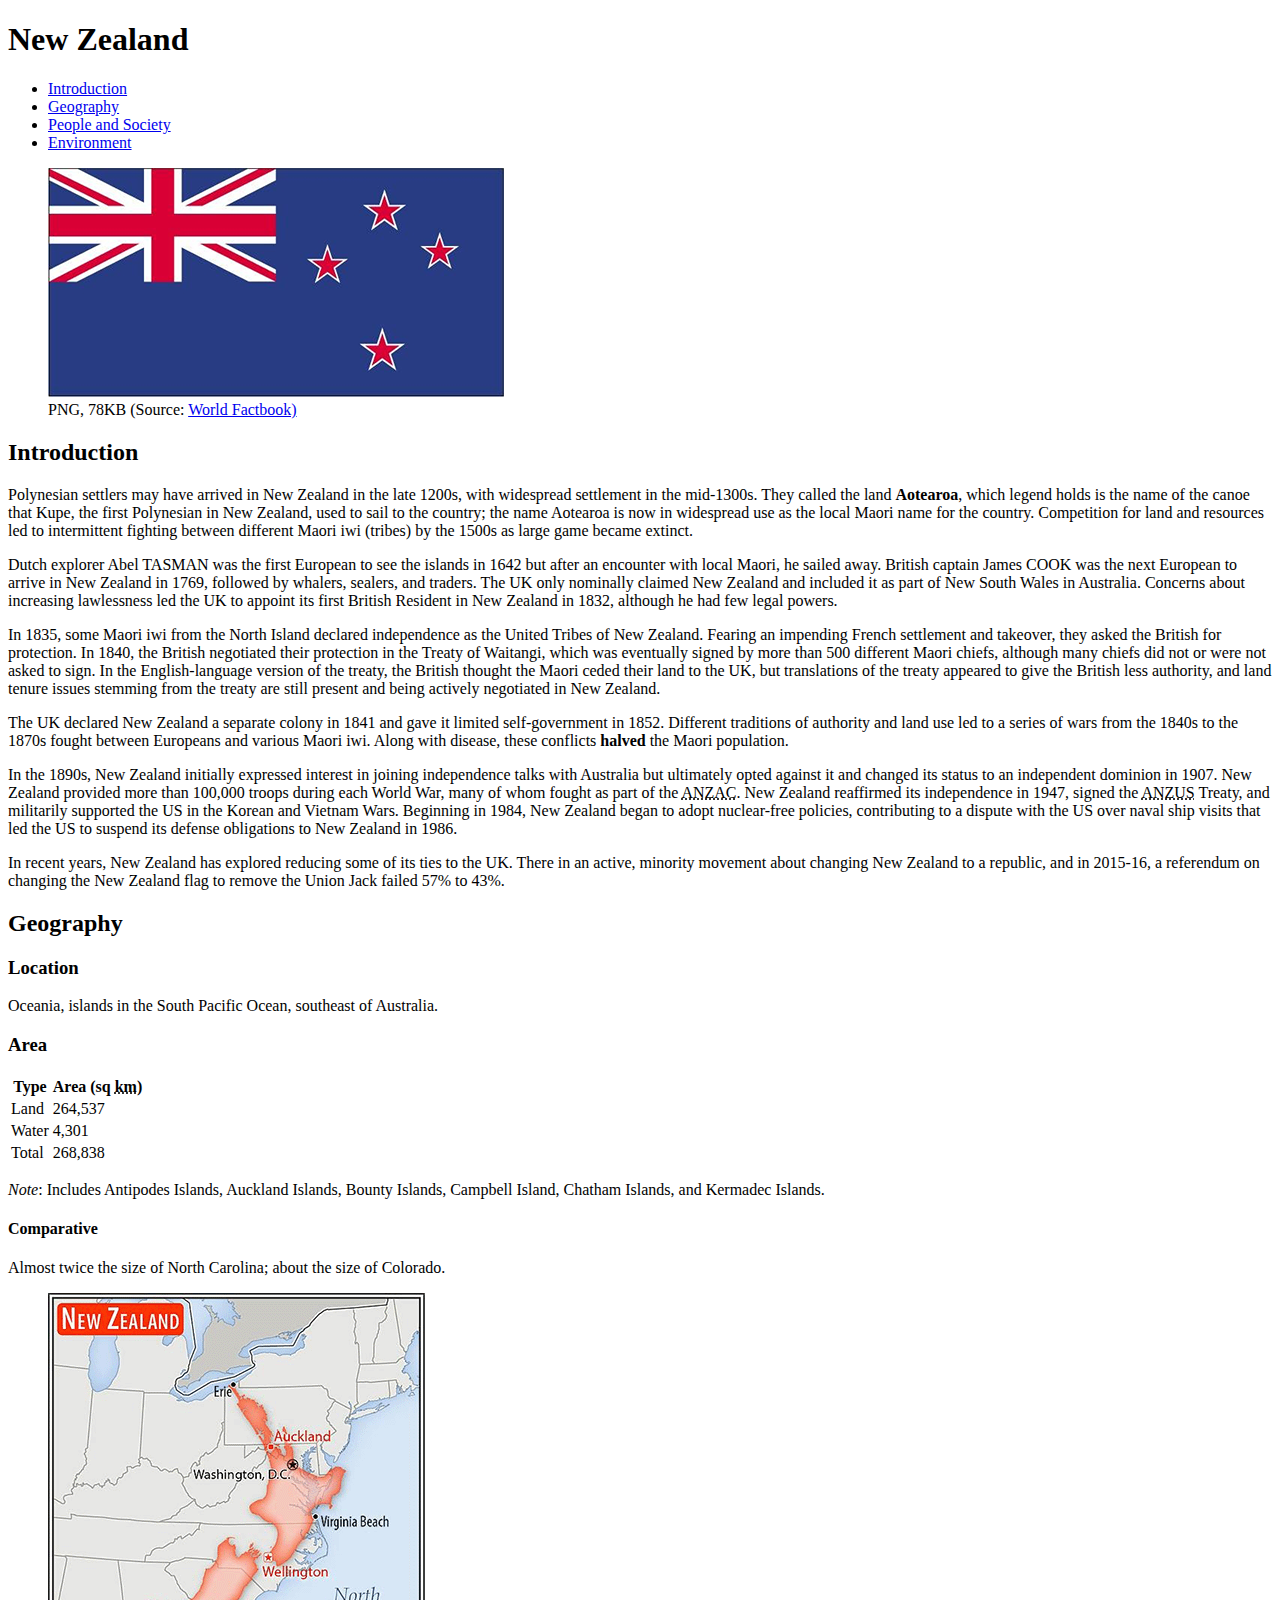
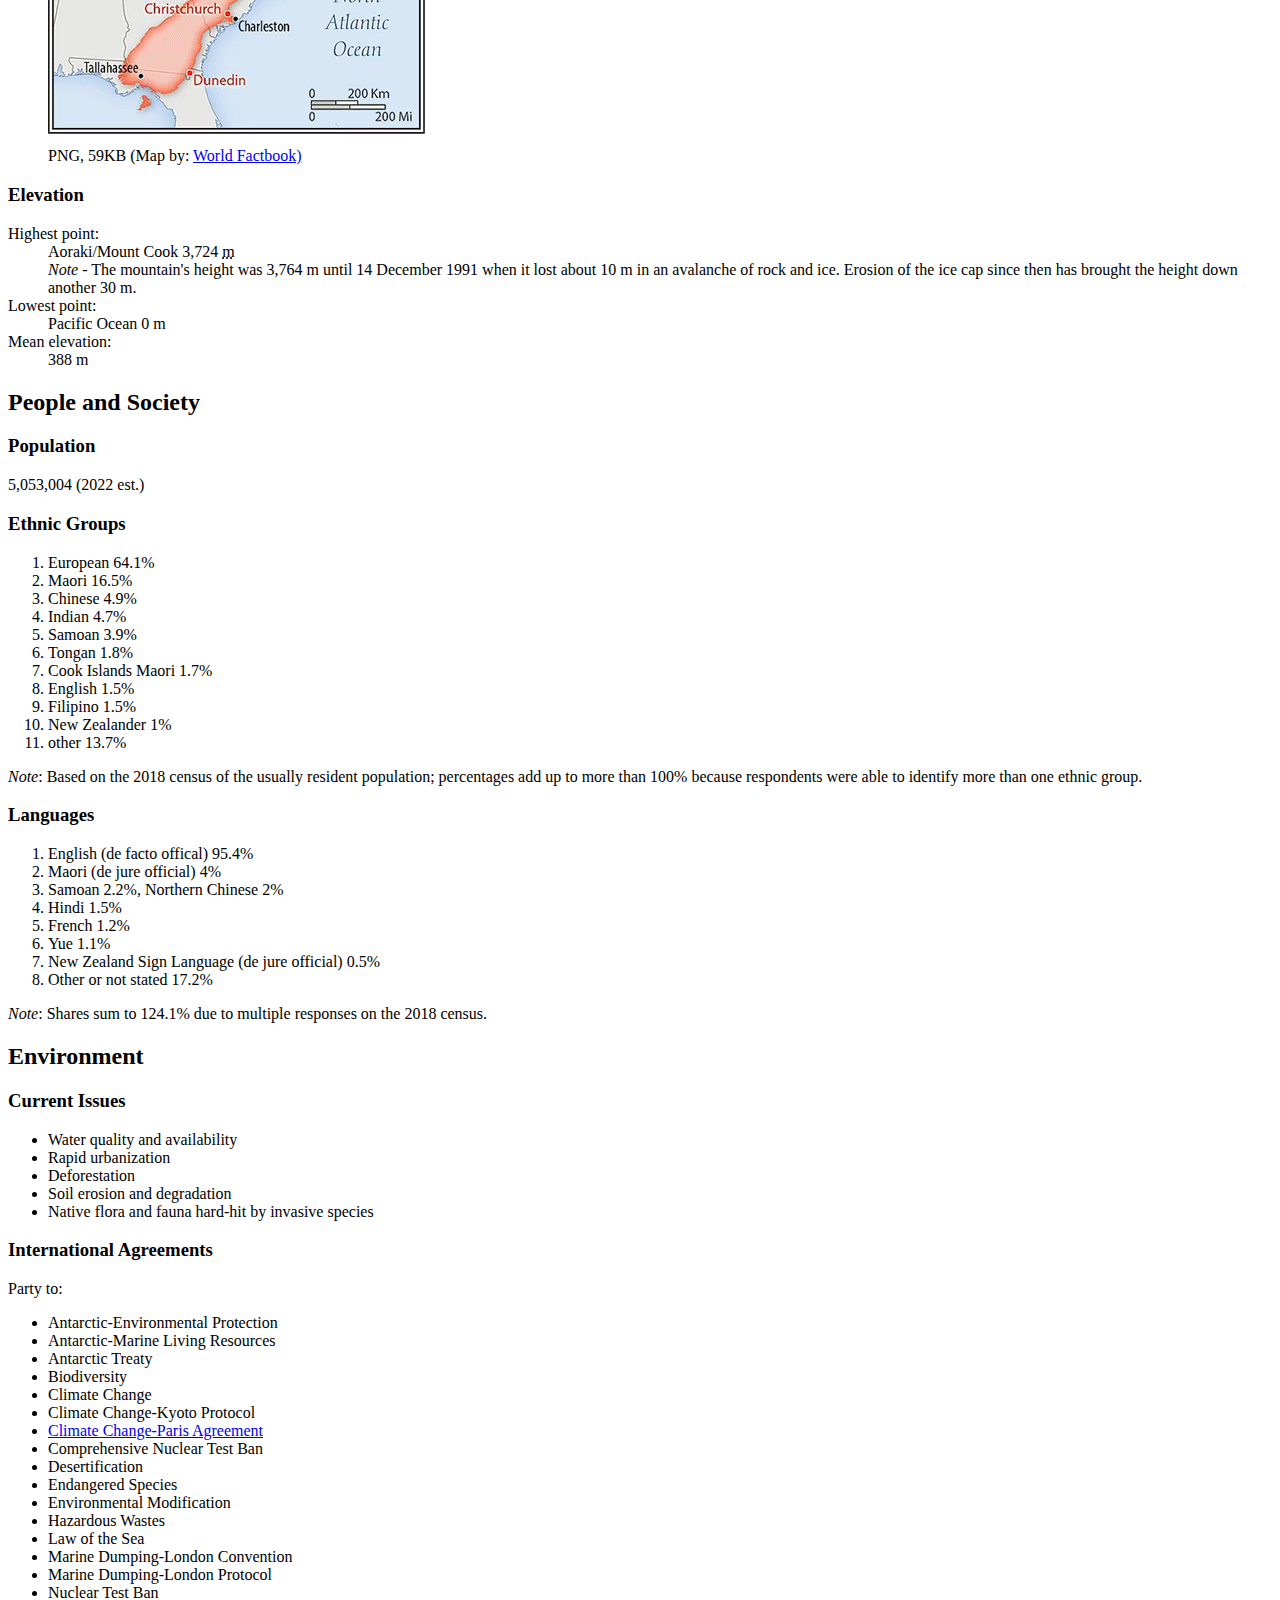
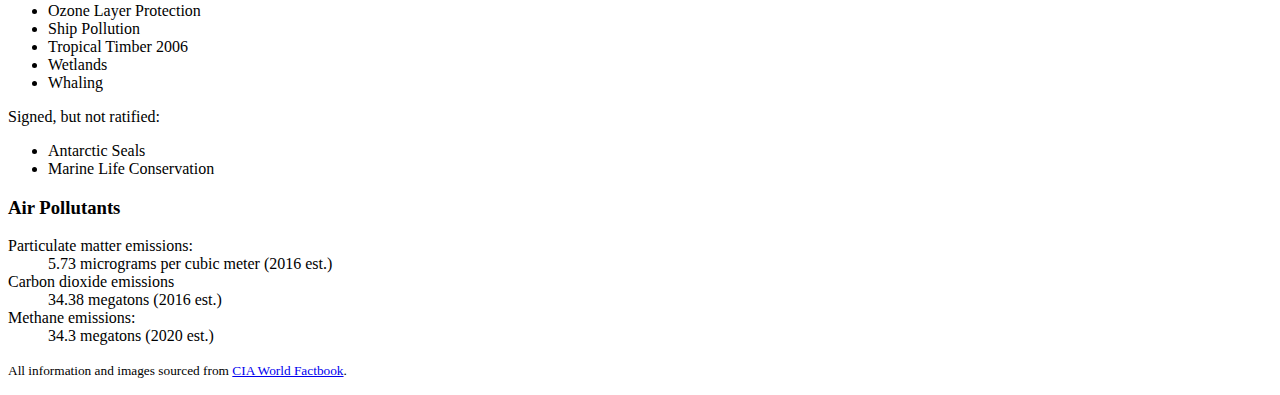
<file: new-zealand/new-zealand.html>
<!DOCTYPE html>
<html lang="en">

  <head>
    <title>New Zealand</title>
    <meta charset="utf-8"/>
  </head>

<body>

<main>

<header>
  <h1>New Zealand</h1>
</header>

<nav>
  <ul>
    <li><a href="#introduction">Introduction</a></li>
    <li><a href="#geography">Geography</a></li>
    <li><a href="#people-and-society">People and Society</a></li>
    <li><a href="#environment">Environment</a></li>
  </ul>
</nav>

  <figure>
    <img src="images/new-zealand-flag.png"
        alt="New Zealand flag.">
        <figcaption> PNG, 78KB (Source: <a href=https://www.cia.gov> World Factbook)</a></figcaption>
  </figure>

    <!-- Country Intro -->
<article id="introduction">
  <h2>Introduction</h2>

    <p>Polynesian settlers may have arrived in New Zealand in the late 1200s, with widespread settlement in the mid-1300s. They called the land <strong>Aotearoa</strong>, which legend holds is the name of the canoe that Kupe, the first Polynesian in New Zealand, used to sail to the country; the name Aotearoa is now in widespread use as the local Maori name for the country. Competition for land and resources led to intermittent fighting between different Maori iwi (tribes) by the 1500s as large game became extinct.</p>
    <p>Dutch explorer Abel TASMAN was the first European to see the islands in 1642 but after an encounter with local Maori, he sailed away. British captain James COOK was the next European to arrive in New Zealand in 1769, followed by whalers, sealers, and traders. The UK only nominally claimed New Zealand and included it as part of New South Wales in Australia. Concerns about increasing lawlessness led the UK to appoint its first British Resident in New Zealand in 1832, although he had few legal powers.</p>
    <p>In 1835, some Maori iwi from the North Island declared independence as the United Tribes of New Zealand. Fearing an impending French settlement and takeover, they asked the British for protection. In 1840, the British negotiated their protection in the Treaty of Waitangi, which was eventually signed by more than 500 different Maori chiefs, although many chiefs did not or were not asked to sign. In the English-language version of the treaty, the British thought the Maori ceded their land to the UK, but translations of the treaty appeared to give the British less authority, and land tenure issues stemming from the treaty are still present and being actively negotiated in New Zealand.</p>
    <p>The UK declared New Zealand a separate colony in 1841 and gave it limited self-government in 1852. Different traditions of authority and land use led to a series of wars from the 1840s to the 1870s fought between Europeans and various Maori iwi. Along with disease, these conflicts <strong>halved</strong> the Maori population.</p>
    <p>In the 1890s, New Zealand initially expressed interest in joining independence talks with Australia but ultimately opted against it and changed its status to an independent dominion in 1907. New Zealand provided more than 100,000 troops during each World War, many of whom fought as part of the <abbr title="Australia and New Zealand Army Corps">ANZAC</abbr>. New Zealand reaffirmed its independence in 1947, signed the <abbr title="Australia, New Zealand, and US">ANZUS</abbr> Treaty, and militarily supported the US in the Korean and Vietnam Wars. Beginning in 1984, New Zealand began to adopt nuclear-free policies, contributing to a dispute with the US over naval ship visits that led the US to suspend its defense obligations to New Zealand in 1986.</p>
    <p>In recent years, New Zealand has explored reducing some of its ties to the UK. There in an active, minority movement about changing New Zealand to a republic, and in 2015-16, a referendum on changing the New Zealand flag to remove the Union Jack failed 57% to 43%.</p>
</article>

    <!-- Section One -->
<article id="geography">
  <h2>Geography</h2>

      <!-- Subsection One -->
      <h3>Location</h3>
          <p>Oceania, islands in the South Pacific Ocean, southeast of Australia.</p>

      <!-- Subsection Two -->
      <h3>Area</h3>
        <table>
          <tr>
            <th>Type</th>
            <th>Area (sq <abbr title="kilometers">km</abbr>)</th>
          </tr>
          <tr>
            <td>Land</td>
            <td>264,537</td>
          </tr>
          <tr>
            <td>Water</td>
            <td>4,301</td>
          </tr>
          <tr>
            <td>Total</td>
            <td>268,838</td>
          </tr>
        </table>
        <p><em>Note</em>: Includes Antipodes Islands, Auckland Islands, Bounty Islands, Campbell Island, Chatham Islands, and Kermadec Islands.</p>

          <h4>Comparative</h4>
            <p>Almost twice the size of North Carolina; about the size of Colorado.</p>
            <figure>
              <img src="images/new-zealand-comparative-map.png"
                  alt="Comparative map of New Zealand overlaying North Carolina.">
                  <figcaption> PNG, 59KB (Map by: <a href=https://www.cia.gov/the-world-factbook/CIA> World Factbook)</a></figcaption>
            </figure>

      <!-- Subsection Three -->
      <h3>Elevation</h3>
        <dl>
          <dt>Highest point:</dt>
          <dd>Aoraki/Mount Cook 3,724 <abbr title="meters">m</abbr></dd>
          <dd><em>Note</em> - The mountain's height was 3,764 m until 14 December 1991 when it lost about 10 m in an avalanche of rock and ice. Erosion of the ice cap since then has brought the height down another 30 m.</dd>
          <dt>Lowest point:</dt>
          <dd>Pacific Ocean 0 m</dd>
          <dt>Mean elevation:</dt>
          <dd>388 m</dd>
        </dl>
</article>


    <!-- Section Two -->
<article id="people-and-society">
  <h2>People and Society</h2>

      <!-- Subsection One -->
      <h3>Population</h3>
        <p>5,053,004 (2022 est.)</p>

      <!-- Subsection Two -->
      <h3>Ethnic Groups</h3>
        <ol>
          <li>European 64.1%</li>
          <li>Maori 16.5%</li>
          <li>Chinese 4.9%</li>
          <li>Indian 4.7%</li>
          <li>Samoan 3.9%</li>
          <li>Tongan 1.8%</li>
          <li>Cook Islands Maori 1.7%</li>
          <li>English 1.5%</li>
          <li>Filipino 1.5%</li>
          <li>New Zealander 1%</li>
          <li>other 13.7%</li>
        </ol>
        <p><em>Note</em>: Based on the 2018 census of the usually resident population; percentages add up to more than 100% because respondents were able to identify more than one ethnic group.</p>

      <!-- Subsection Three -->
      <h3>Languages</h3>
        <ol>
          <li>English (de facto offical) 95.4%</li>
          <li>Maori (de jure official) 4%</li>
          <li>Samoan 2.2%, Northern Chinese 2%</li>
          <li>Hindi 1.5%</li>
          <li>French 1.2%</li>
          <li>Yue 1.1%</li>
          <li>New Zealand Sign Language (de jure official) 0.5%</li>
          <li>Other or not stated 17.2%</li>
        </ol>
        <p><em>Note</em>: Shares sum to 124.1% due to multiple responses on the 2018 census.</p>
</article>


    <!-- Section Three -->
<article id="environment">
  <h2>Environment</h2>

      <!-- Subsection One -->
      <h3>Current Issues</h3>
        <ul>
          <li>Water quality and availability</li>
          <li>Rapid urbanization</li>
          <li>Deforestation</li>
          <li>Soil erosion and degradation</li>
          <li>Native flora and fauna hard-hit by invasive species</li>
        </ul>

      <!-- Subsection Two -->
      <h3>International Agreements</h3>

        <p>Party to:</p>
          <ul>
            <li>Antarctic-Environmental Protection</li>
            <li>Antarctic-Marine Living Resources</li>
            <li>Antarctic Treaty</li>
            <li>Biodiversity</li>
            <li>Climate Change</li>
            <li>Climate Change-Kyoto Protocol</li>
            <li><a href="https://unfccc.int/process-and-meetings/the-paris-agreement/the-paris-agreement">Climate Change-Paris Agreement</a></li>
            <li>Comprehensive Nuclear Test Ban</li>
            <li>Desertification</li>
            <li>Endangered Species</li>
            <li>Environmental Modification</li>
            <li>Hazardous Wastes</li>
            <li>Law of the Sea</li>
            <li>Marine Dumping-London Convention</li>
            <li>Marine Dumping-London Protocol</li>
            <li>Nuclear Test Ban</li>
            <li>Ozone Layer Protection</li>
            <li>Ship Pollution</li>
            <li>Tropical Timber 2006</li>
            <li>Wetlands</li>
            <li>Whaling</li>
          </ul>
        <p>Signed, but not ratified:</p>
          <ul>
            <li>Antarctic Seals</li>
            <li>Marine Life Conservation</li>
          </ul>

      <!-- Subsection Three -->
      <h3>Air Pollutants</h3>
        <dl>
          <dt>Particulate matter emissions:</dt>
          <dd>5.73 micrograms per cubic meter (2016 est.)</dd>
          <dt>Carbon dioxide emissions</dt>
          <dd>34.38 megatons (2016 est.)</dd>
          <dt>Methane emissions:</dt>
          <dd>34.3 megatons (2020 est.)</dd>
        </dl>
</article>


</main>

<footer>
<p><small>All information and images sourced from <a href="https://www.cia.gov/the-world-factbook/">CIA World Factbook</a>.</small></p>
</footer>

</body>

</html>
</file>
<file: css/style.css>
@import url('https://fonts.googleapis.com/css2?family=Bebas+Neue&family=Raleway:wght@500&display=swap');

body {
  font-family: "Raleway", "Georgia", sans-serif;
  font-size: 16px;
  color: #222;
  line-height: 2;
  max-width: 960px;
  padding-top: 180px;
  margin: 20px auto;
  background-color: rgb(193,196,175);
  overflow: visible;
}

a,
a:link {
  color: rgb(193,196,175);
}

a:visited {
  color: rgb(201,143,57);
}

a:hover {
  color: rgb(147,184,177);
}

a:active {
  color: rgb(104,114,55);
}

h2 {
  font-family: "Raleway", "Georgia", sans-serif;
  font-size: 40px;
  margin-top: 10px;
  margin-bottom: 35px;
  text-align: center;
  padding: 0px;
}

h3 {
  font-family: "Raleway", "Georgia", sans-serif;
  font-size: 20px;
  margin-bottom: 5px;
  text-align: center;
  padding: 10px;
}

p {
  font-family: "Georgia", sans-serif;
  font-size: 16px;
  margin-top: 10px;
  margin-bottom: 5px;
}

main {
  max-width: 960px;
  height: auto;
  position: relative;
  min-width: 900px;
  }

header {
  background-color: rgb(193,196,175);
  color: rgb(55,79,81);
  font-family: "Bebas Neue", sans-serif;
  line-height:1;
  word-spacing: 2px;
  font-size: 25px;
  text-align: right;
  padding:10px;
  padding-top: 0;
  padding-bottom: 20px;
  height: 150px;
  max-width: 960px;
  overflow: auto;
  position: fixed;
  top: 0px;
  display: grid;
  grid-template-columns: 1fr 2fr;
  grid-template-areas:
    "h1" "nav" ;
  z-index: 20;

}

h1 {
  grid-area: h1;
  font-size: 54px;
  width: 350px;
  height: 50px;
}

nav {
    grid-area: nav;
    height: 200px;
    padding: 5px;
    padding-left: 40px;
    padding-left: 20px;
    position: fixed;
    top: 15px;
    overflow: auto;
    display: inline-block;
  }

figcaption {
  font-family: "Georgia", sans-serif;
  font-size: 8px;
  color: rgb(55,79,81);
  text-align: center;
  overflow: visible;
}

footer p {
  color: rgb(55,79,81);
  font-family: "Georgia", sans-serif;
  font-size: 12px;
  padding: 35px;
  text-align: center;
}

#navlist {
    background-color: rgb(55,79,81);
    font-size: 20px;
    text-decoration: underline;
    line-height: 2;
    letter-spacing: 1.5px;
    border: none;
    padding: 15px;
    width: 450px;
    list-style-type: none;
    display: flex;
    flex-direction: row;
    flex-wrap: wrap;
    justify-content: space-around;
    overflow:auto;
    position: fixed;
    }

#headshot {
  width: 350px;
  float: right;
  margin: 10px;
  padding-top: 5px;
}

#introduction p {
  text-indent: 40px;
  max-width:700px;
  margin-left: 70px;
  padding-left: 50px;
  padding-right: 50px;
}

#chels-gallery {
  margin-left: 70px;
  min-width: 800px;
  max-width: 960px;
  overflow: visible;
  display: grid;
  grid-template-columns: repeat(20, 40px);
  grid-template-rows: repeat(26, 50px);
}

#chels-1 {
  grid-column: 1 / 10;
  grid-row:8;
}

#chels-2 {
  grid-column: 1 / 9;
  grid-row: 1;
}

#chels-3 {
  grid-column: 13 / 19;
  grid-row: 1;
}

#chels-4 {
  grid-column: 11 / 18;
  grid-row: 20;
}

#chels-5 {
  grid-column: 1 / 8;
  grid-row: 14;
}

#chels-6 {
  grid-column: 12 / 18;
  grid-row: 10;
}

#product-gallery {
  margin-left: 70px;
  min-width: 800px;
  max-width: 960px;
  overflow: visible;
  display: grid;
  grid-template-columns: repeat(20, 40px);
  grid-template-rows: repeat(26, 50px);
}

  #aw-1 {
    grid-column: 1 / 8;
    grid-row: 1;
  }

  #aw-2 {
    grid-column: 1 / 10;
    grid-row: 21;
  }

  #aw-3 {
    grid-column: 15 / 21;
    grid-row: 15;
  }

  #aw-5 {
    grid-column: 8 / 14;
    grid-row: 1;
  }

  #aw-6 {
    grid-column: 1 / 8;
    grid-row: 6;
  }

  #aw-7 {
    grid-column: 8 / 14;
    grid-row: 8;
  }

  #aw-8 {
    grid-column: 15 / 20;
    grid-row: 9;
  }

  #aw-9 {
    grid-column: 13 / 21;
    grid-row: 1;
  }

  #aw-10 {
    grid-column: 1 / 8;
    grid-row: 14;
  }

  #aw-11 {
    grid-column: 7 / 14;
    grid-row: 16;
  }

  #aw-12 {
    grid-column: 7 / 14;
    grid-row: 23;
  }

  #aw-13 {
    grid-column: 15 / 21;
    grid-row: 21;
  }

#digital-gallery {
  margin-left: 70px;
  min-width: 800px;
  max-width: 960px;
  overflow: visible;
  display: grid;
  grid-template-columns: repeat(20, 40px);
  grid-template-rows: repeat(28, 50px);
}

#digital-1 {
  grid-column: 1 / 9;
  grid-row: 1;
}

#digital-2 {
  grid-column: 8 / 14;
  grid-row: 9;
}

#digital-3 {
  grid-column: 8 / 15;
  grid-row: 1;
}

#digital-4 {
  grid-column: 14 / 21;
  grid-row: 6;
}

#digital-5 {
  grid-column: 1 / 12;
  grid-row: 16;
}

#digital-6 {
  grid-column: 1 / 8;
  grid-row: 9;
}

#digital-7 {
  grid-column: 14 / 21;
  grid-row: 1;
}

#digital-8 {
  grid-column: 14 / 21;
  grid-row: 21;
}

#digital-9 {
  grid-column: 1 / 9;
  grid-row: 24;
}

#digital-10 {
  grid-column: 14 / 21;
  grid-row: 14;
}

#digital-11 {
  grid-column: 9 / 15;
  grid-row: 23;
}

#film-gallery {
  margin-left: 70px;
  min-width: 800px;
  max-width: 960px;
  overflow: visible;
  display: grid;
  grid-template-columns: repeat(20, 40px);
  grid-template-rows: repeat(22, 50px);
}

#film-1 {
  grid-column: 1 / 8;
  grid-row: 9;
}

#film-2 {
  grid-column: 1 / 10;
  grid-row: 1;
}

#film-3 {
  grid-column: 14 / 21;
  grid-row: 1;
}

#film-4 {
  grid-column: 1 / 10;
  grid-row: 17;
}

#film-5 {
  grid-column: 8 / 15;
  grid-row: 1;
}

#film-6 {
  grid-column: 7 / 14;
  grid-row: 9;
}

#film-7 {
  grid-column: 11 / 20;
  grid-row: 17;
}

#film-8 {
  grid-column: 14 / 20;
  grid-row: 9;
}

#video-gallery {
    max-width: 800px;
    overflow: visible;
    display: grid;
    grid-template-columns: repeat(2, 1fr);
    grid-gap: 50px;
    margin-left: 40px;
  }
</file>
<file: css/nz-style.css>
@import url('https://fonts.googleapis.com/css2?family=Aboreto&family=Merriweather&display=swap');

body {
  font-family: "Merriweather", "Georgia", sans-serif;
  font-size: 16px;
  color: #222;
  line-height: 2;
  max-width: 960px;
  margin: 20px auto;
  background-color: #eee;
}

a,
a:link {
  color: rgb(75,0,130);
}

a:visited {
  color: rgb(145,0,230);
}

a:hover {
  color: rgb(149, 53, 83);
}

a:active {
  color: rgb(245, 188, 78);
}

h2 {
  font-family: "Merriweather", sans-serif;
  font-size: 40px;
  margin-top: 10px;
  margin-bottom: 5px;
}

h3 {
  font-family: "Merriweather", sans-serif;
  font-size: 20px;
  margin-top: 10px;
  margin-bottom: 5px;
  text-decoration-line: underline;
}

h4 {
  font-family: "Merriweather", sans-serif;
  font-size: 15px;
  text-decoration-line: underline;
}

p {
  font-family: "Merriweather", sans-serif;
  font-size: 16px;
  margin-top: 10px;
  margin-bottom: 5px;
}

table, th, td {
  border: 1px solid #bbb;
  text-align: center;
}

ul {
  text-align: left;
  line-height: 1.5;
}

dl {
  line-height: 1.5;
}

header {
  font-family: "Aboreto", sans-serif;
  font-size: 25px;
  margin-bottom: 0px;
  text-align: center;
}

nav {
    background-color: rgb(173, 216, 230);
    padding: 10px;
    margin-bottom: 10px;
    max-width: 960px;
    min-width: 800px;
    position: sticky;
    top: 0px;
    border-top: 10px solid #eee;
    align-content: center;
  }

main {
  display: grid;
  grid-template-columns: 1fr 1fr 1fr;
  grid-template-rows: auto;
  grid-gap: 10px;
  max-width: 960px;
  width: auto;
  margin: 5px;
  overflow: auto;
}

section {
  padding: 15px;
}

figcaption, aside, footer {
  font-size: 14px;
  color: #666;
  margin: 5px;
  }

#navlist {
    margin: 0;
    list-style-type: none;
    padding-left: 0;
    display: flex;
    justify-content: space-between;
    align-items: center;
    padding: 5px;
    overflow: auto;
  }

#flag {
    float: right;
    margin: 30px 10px 5px 20px;
    overflow: auto;
    caption-side: bottom;
  }

#introduction {
  grid-row: 1;
  grid-column: 1 / 3;
  overflow: auto;
}

#introduction p {
  text-indent: 25px;
  margin-right: 35px;
  margin-bottom: 20px;
}

#peopleandsociety {
  grid-row: 1;
  grid-column: 3 / 4;
  overflow: auto;
}

#geography {
  grid-row: 2;
  grid-column: 1 / 3;
  overflow-x: auto;
}

#geography aside {
  margin-right: 300px;
}

#environment {
  grid-row: 2;
  grid-column: 3 / 4;
  overflow: auto;
}

#map {
  float: left;
  margin-left: 0px;
  margin-right: 200px;
  margin-bottom: 50px;
  overflow: auto;
}

.alt-row-blue {
  color: rgb(70,130,180);
}

.alt-row-red {
  color: rgb(220,20,60);
}

table .alt-row-red {
  color: #222;
  background-color: rgba(220,20,60, 0.2);
}

table .alt-row-blue {
  color: #222;
  background-color: rgba(173, 216, 230, 0.8);
}
</file>
